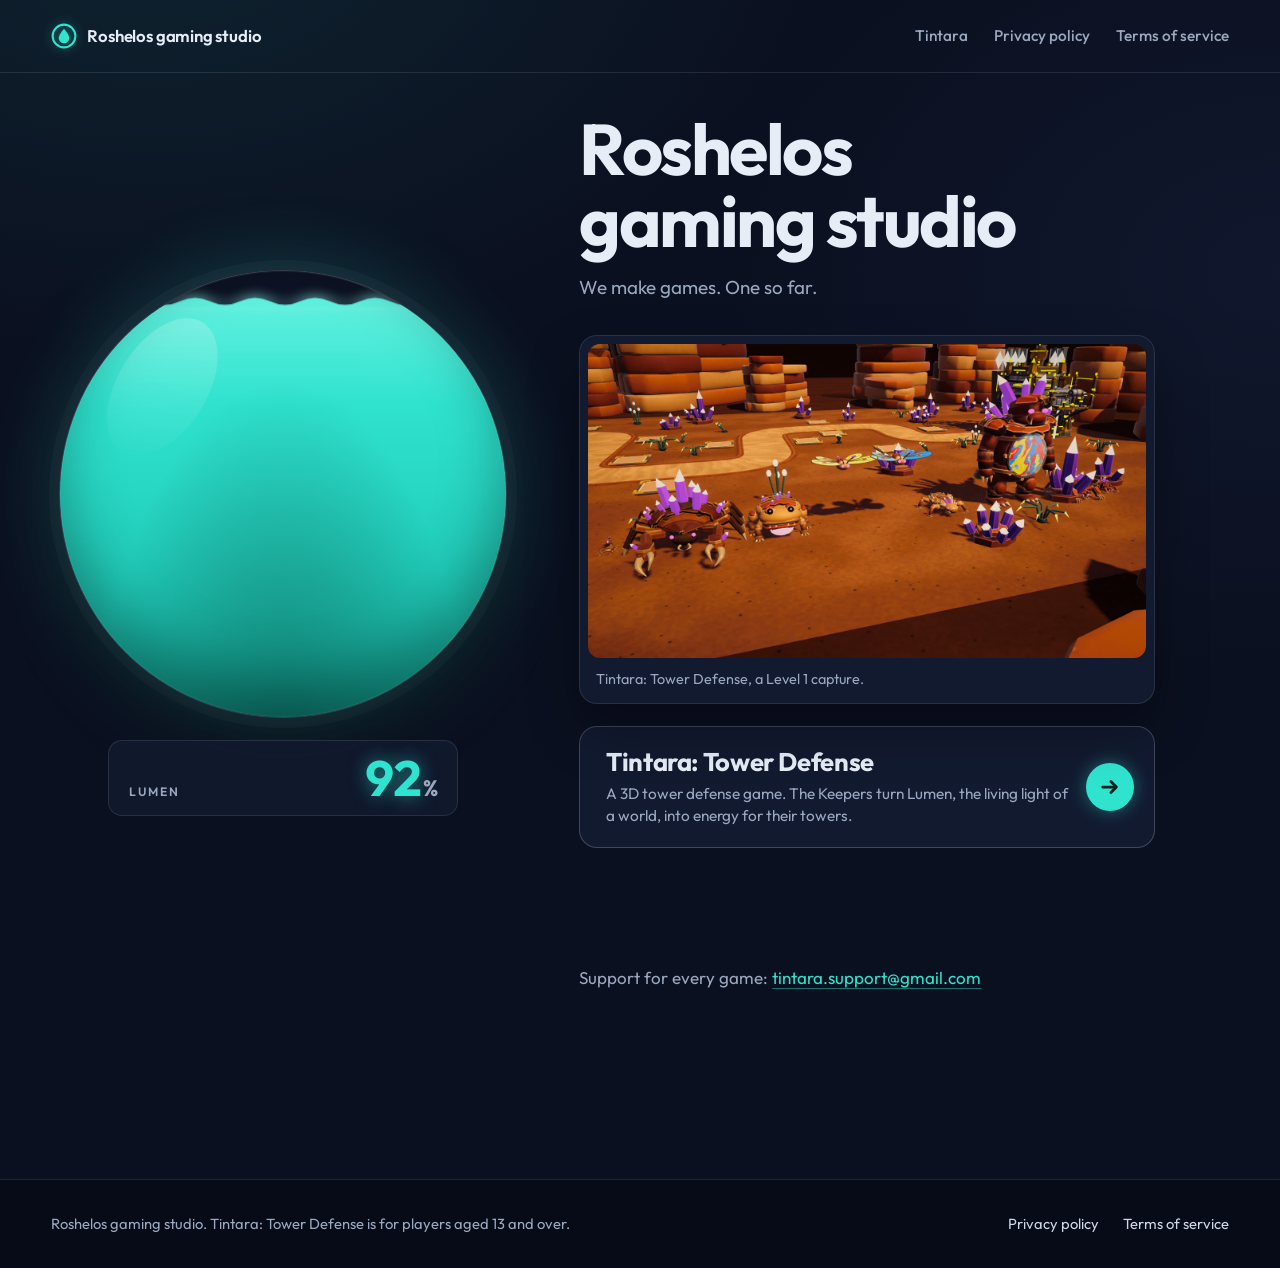
<file: index.html>
<!doctype html>
<html lang="en">
<head>
  <meta charset="utf-8">
  <meta name="viewport" content="width=device-width, initial-scale=1">
  <meta name="theme-color" content="#0b1020">
  <title>Roshelos gaming studio</title>
  <meta name="description" content="Roshelos gaming studio makes games. Home of Tintara: Tower Defense, with its privacy policy and terms.">
  <link rel="preload" href="assets/fonts/Outfit.woff2" as="font" type="font/woff2" crossorigin>
  <link rel="stylesheet" href="assets/site.css">
  <script src="assets/site.js" defer></script>
</head>
<body class="home">
  <a class="skip" href="#main">Skip to content</a>
  <header class="bar">
    <a class="brand" href="./"><svg viewBox="0 0 32 32" aria-hidden="true"><circle cx="16" cy="16" r="14" fill="none" stroke="#2fe3cf" stroke-width="2.5"/><path d="M16 7c4 5 6.5 8.4 6.5 11.5a6.5 6.5 0 0 1-13 0C9.5 15.4 12 12 16 7z" fill="#2fe3cf"/></svg>Roshelos gaming studio</a>
    <nav aria-label="Site">
      <a href="tintara-td/">Tintara</a>
      <a href="tintara-td/privacy.html">Privacy policy</a>
      <a href="tintara-td/terms.html">Terms of service</a>
    </nav>
  </header>
  <div class="stage" data-stage data-idle>
    <div class="dome-col">
      <div class="dome-wrap" role="img" aria-label="A glass tank of Lumen, the liquid the towers run on">
        <svg class="drone" viewBox="0 0 74 40" aria-hidden="true"><ellipse cx="14" cy="6" rx="13" ry="3" fill="#c9d4e6"/><ellipse cx="60" cy="6" rx="13" ry="3" fill="#c9d4e6"/><rect x="12" y="6" width="3" height="8" fill="#c9d4e6"/><rect x="59" y="6" width="3" height="8" fill="#c9d4e6"/><rect x="8" y="13" width="58" height="18" rx="9" fill="#c9d4e6"/><rect x="26" y="18" width="22" height="8" rx="4" fill="#2fe3cf"/><rect x="32" y="31" width="10" height="7" rx="2" fill="#2fe3cf"/></svg>
        <div class="pour"></div>
        <div class="dome-glass">
          <div class="dome-fill"><i class="bubble"></i><i class="bubble"></i><i class="bubble"></i><i class="bubble"></i></div>
          <div class="dome-shine"></div>
        </div>
        <div class="plinth on-ink"><span class="label">Lumen</span><span class="digits" data-digits>100</span></div>
      </div>
    </div>
    <main id="main" class="panel-col">
      <section>
        <h1>Roshelos gaming studio</h1>
        <p class="lede">We make games. One so far.</p>
        <figure class="window home-shot"><img src="assets/img/lumivores.jpg" width="1400" height="788" alt="Lumivores from Tintara: Tower Defense walking a sandy path in a canyon."><figcaption>Tintara: Tower Defense, a Level 1 capture.</figcaption></figure>
        <a class="capsule-link" href="tintara-td/">
          <span class="shell"><strong>Tintara: Tower Defense</strong><span>A 3D tower defense game. The Keepers turn Lumen, the living light of a world, into energy for their towers.</span></span>
          <span class="cap-end"><svg class="arr" viewBox="0 0 24 24" aria-hidden="true"><path d="M4 12h15M13 6l6 6-6 6" fill="none" stroke="currentColor" stroke-width="3" stroke-linecap="round" stroke-linejoin="round"/></svg></span>
        </a>
      </section>
      <section class="home-pol" aria-label="Support">
        <p>Support for every game: <a href="mailto:tintara.support@gmail.com">tintara.support@gmail.com</a></p>
      </section>
    </main>
  </div>
  <footer class="foot on-ink">
    <div class="foot-in">
      <span>Roshelos gaming studio. Tintara: Tower Defense is for players aged 13 and over.</span>
      <nav aria-label="Policies"><a href="tintara-td/privacy.html">Privacy policy</a><a href="tintara-td/terms.html">Terms of service</a></nav>
    </div>
  </footer>
</body>
</html>
</file>
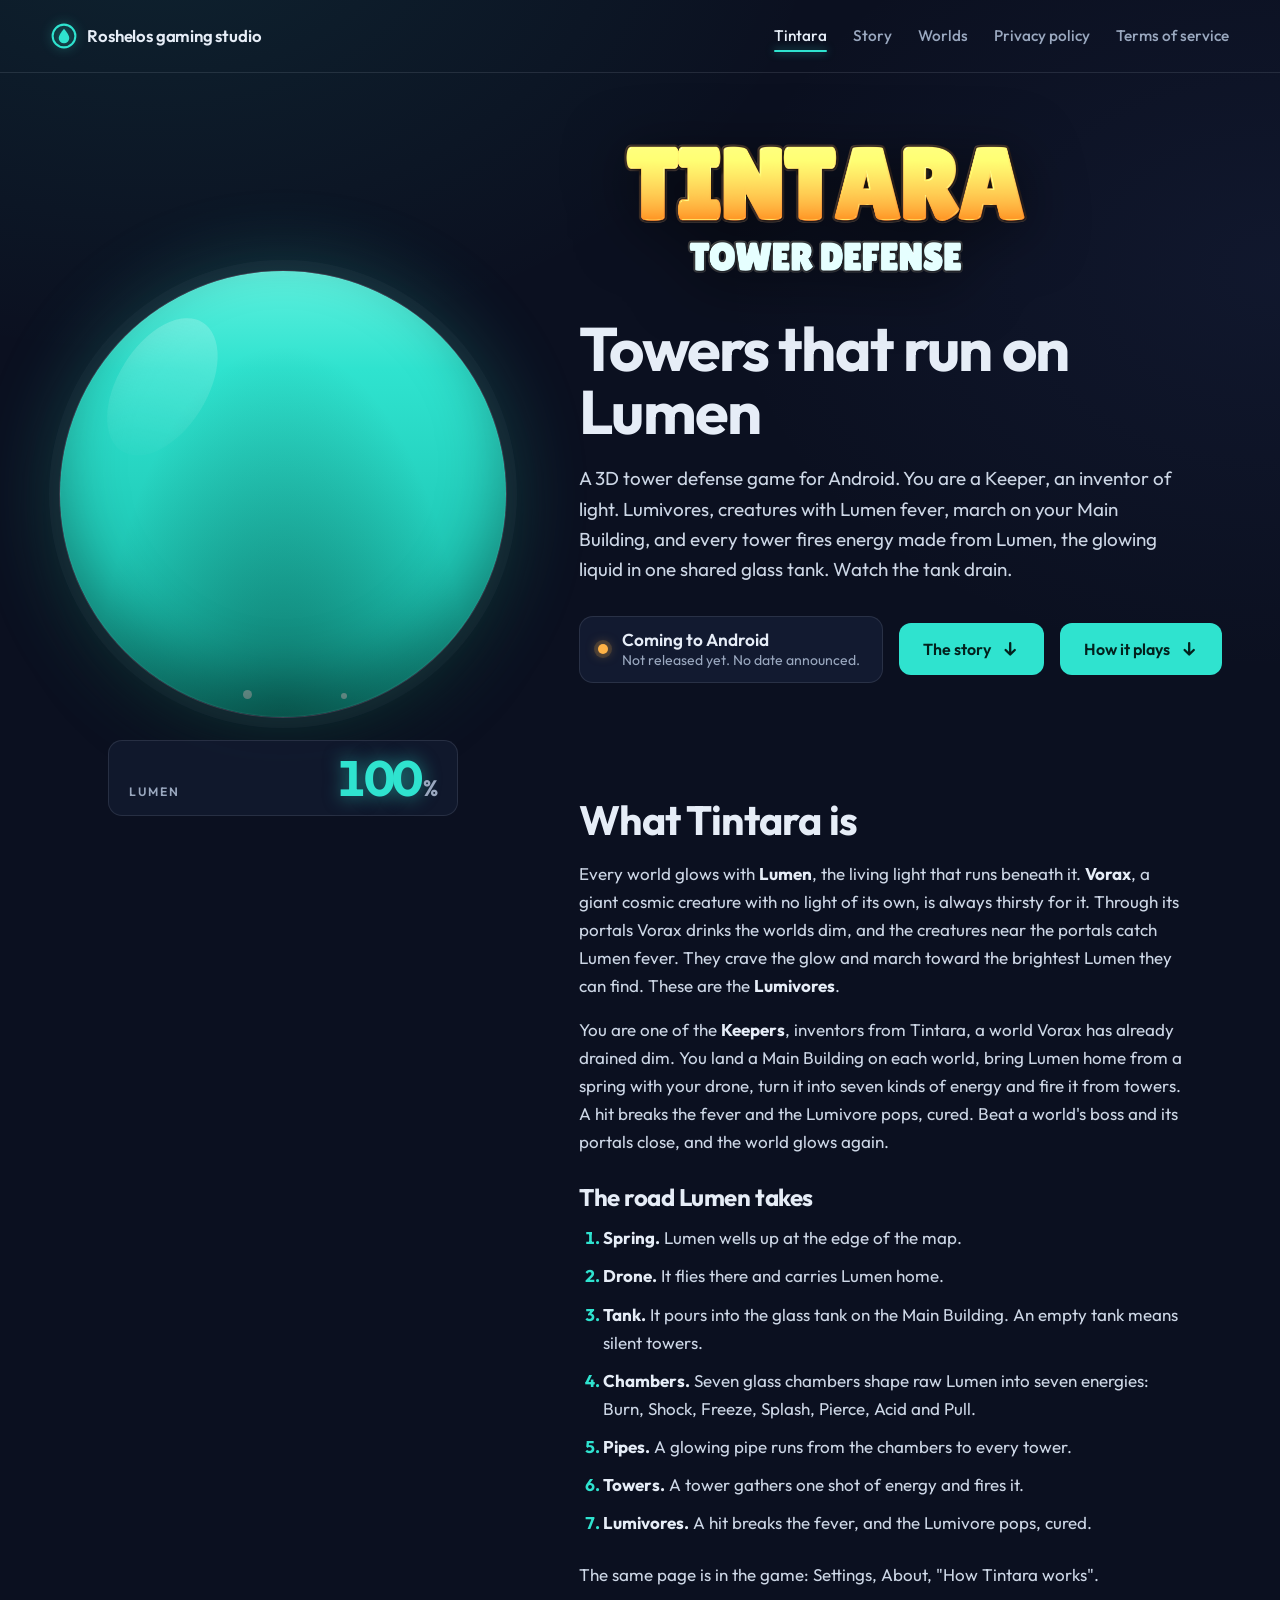
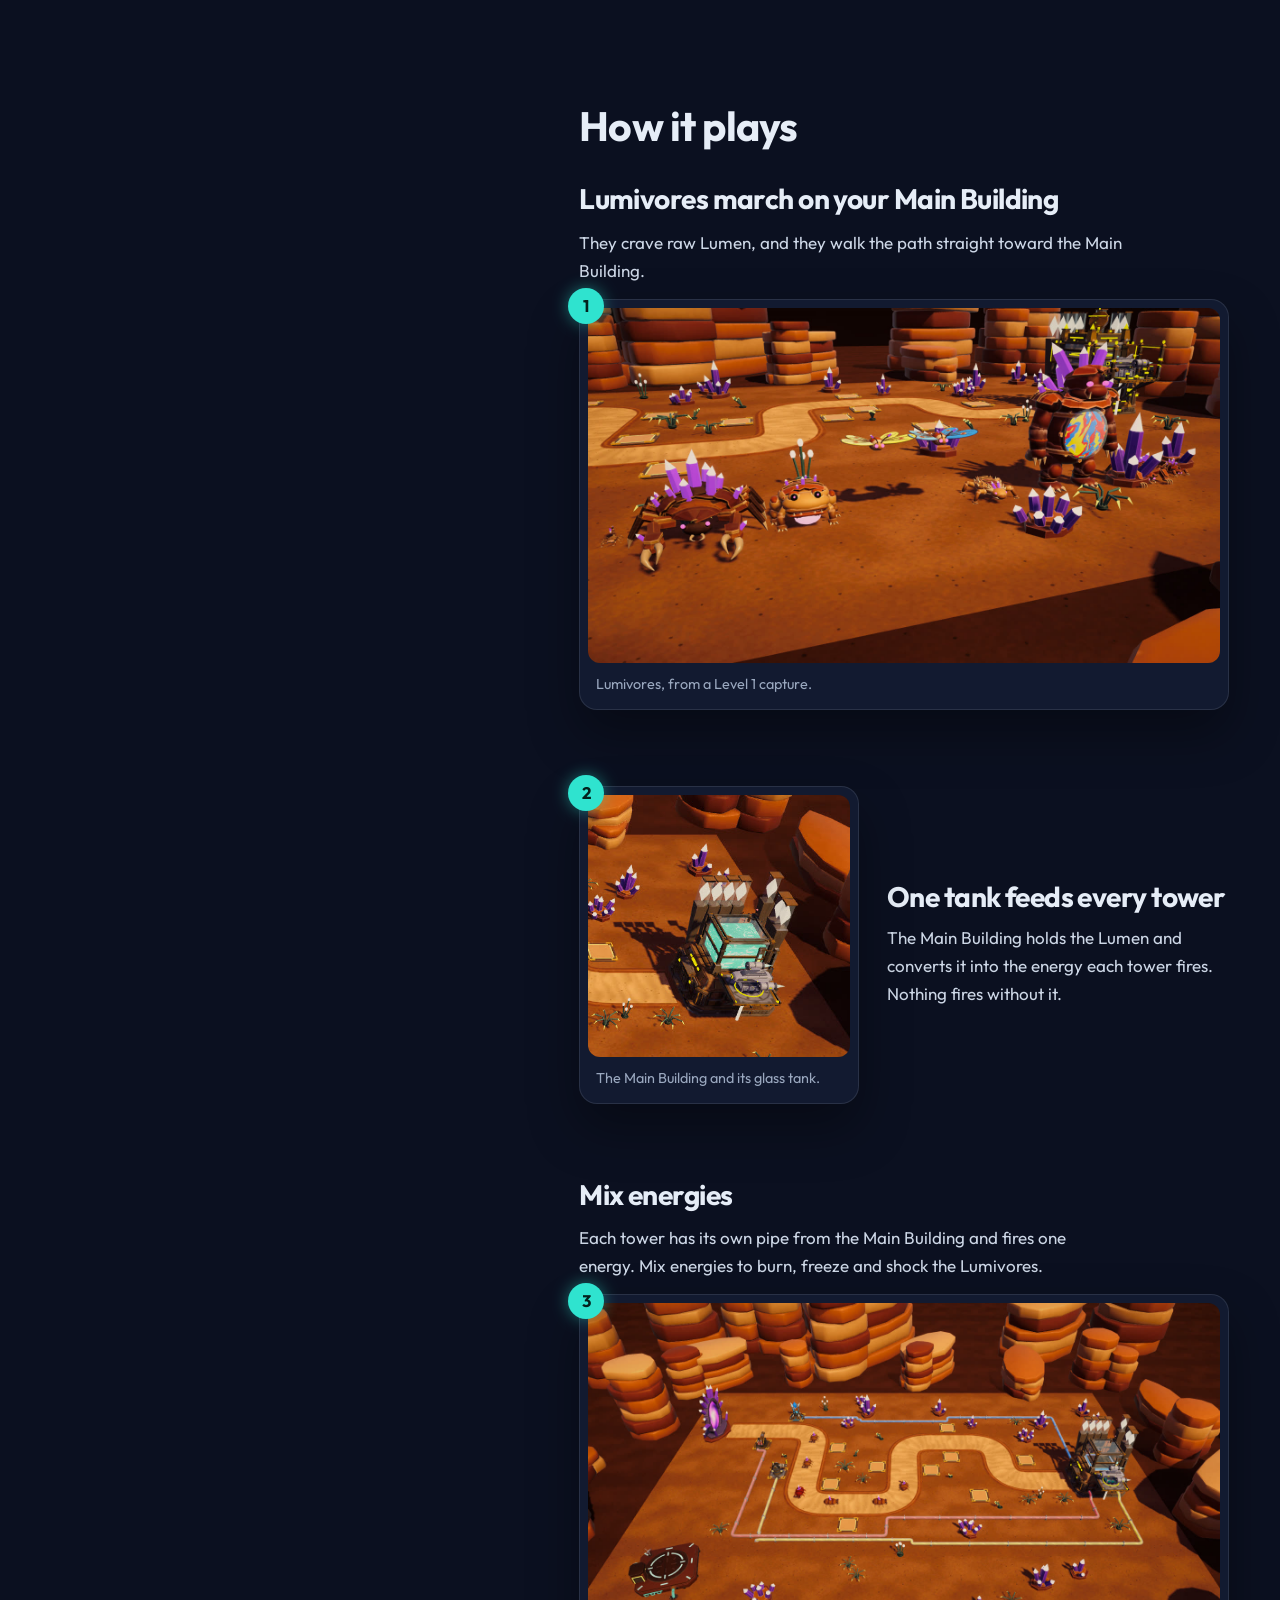
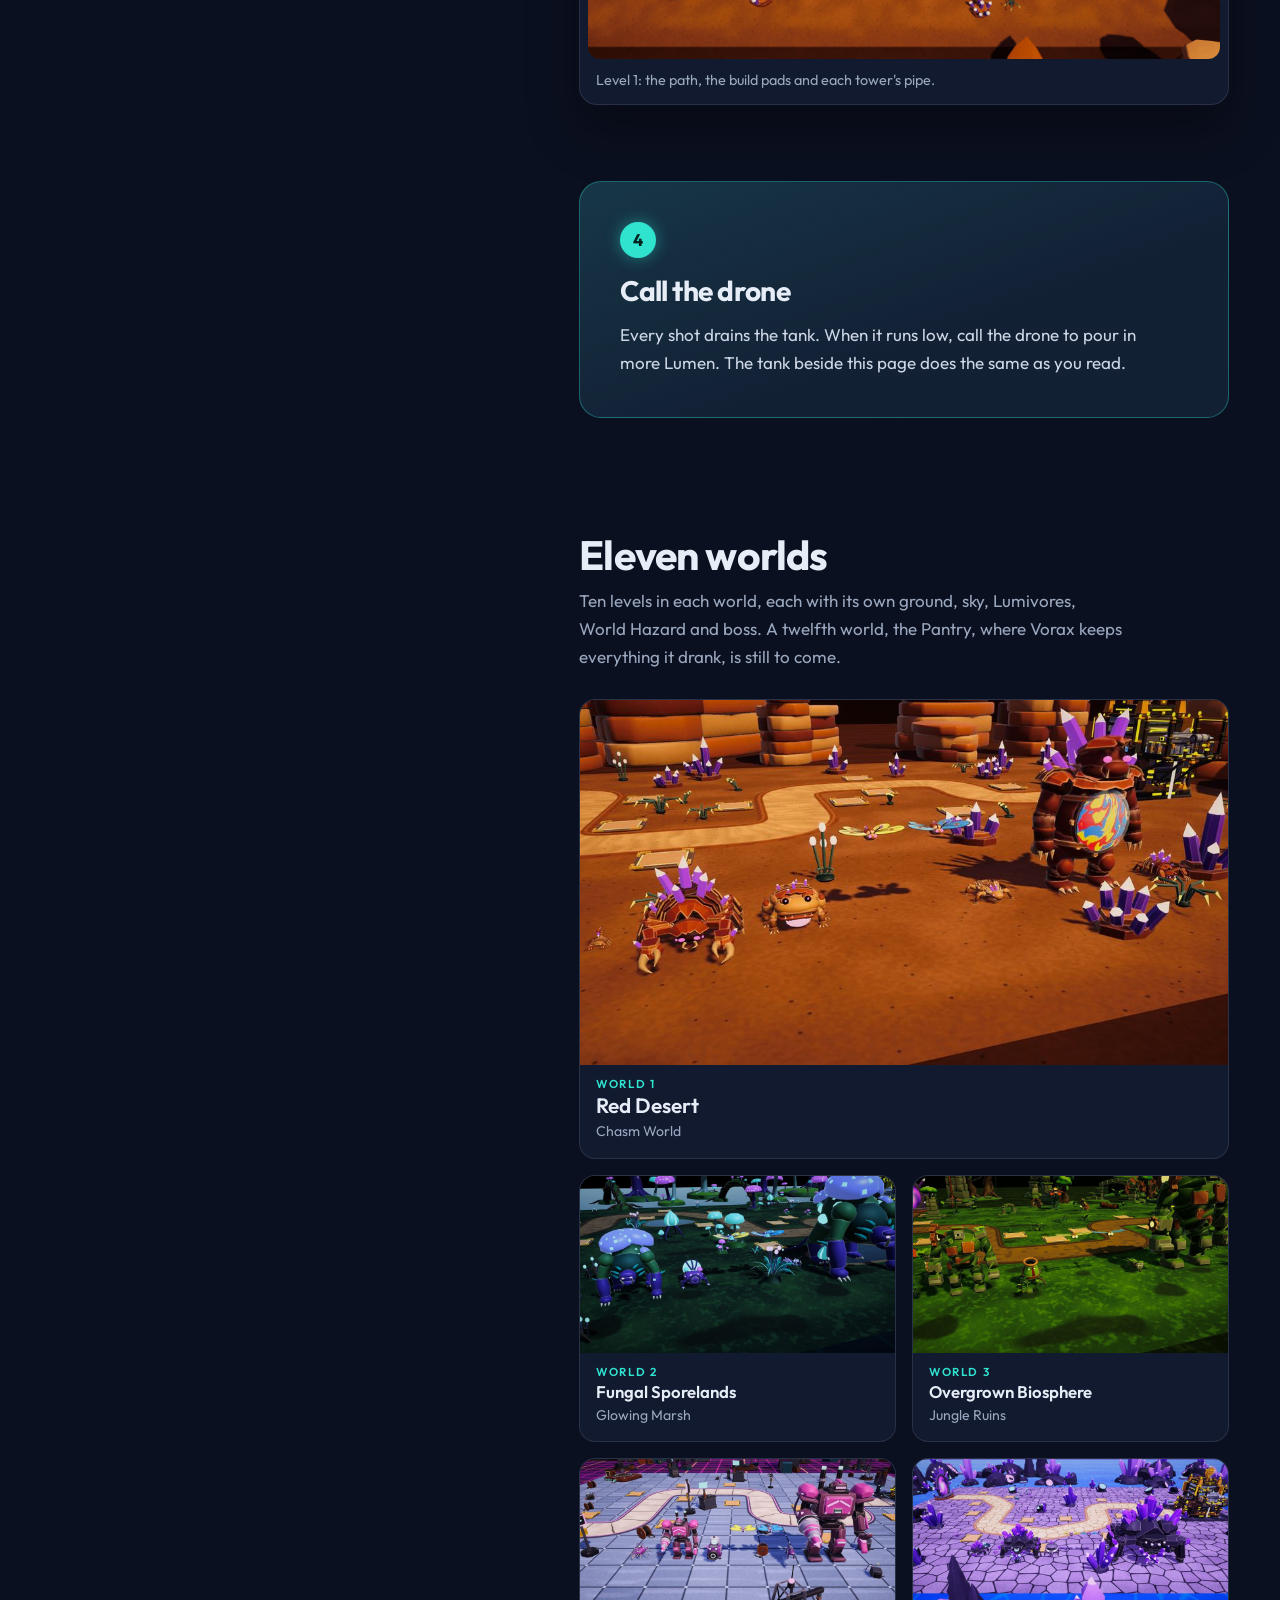
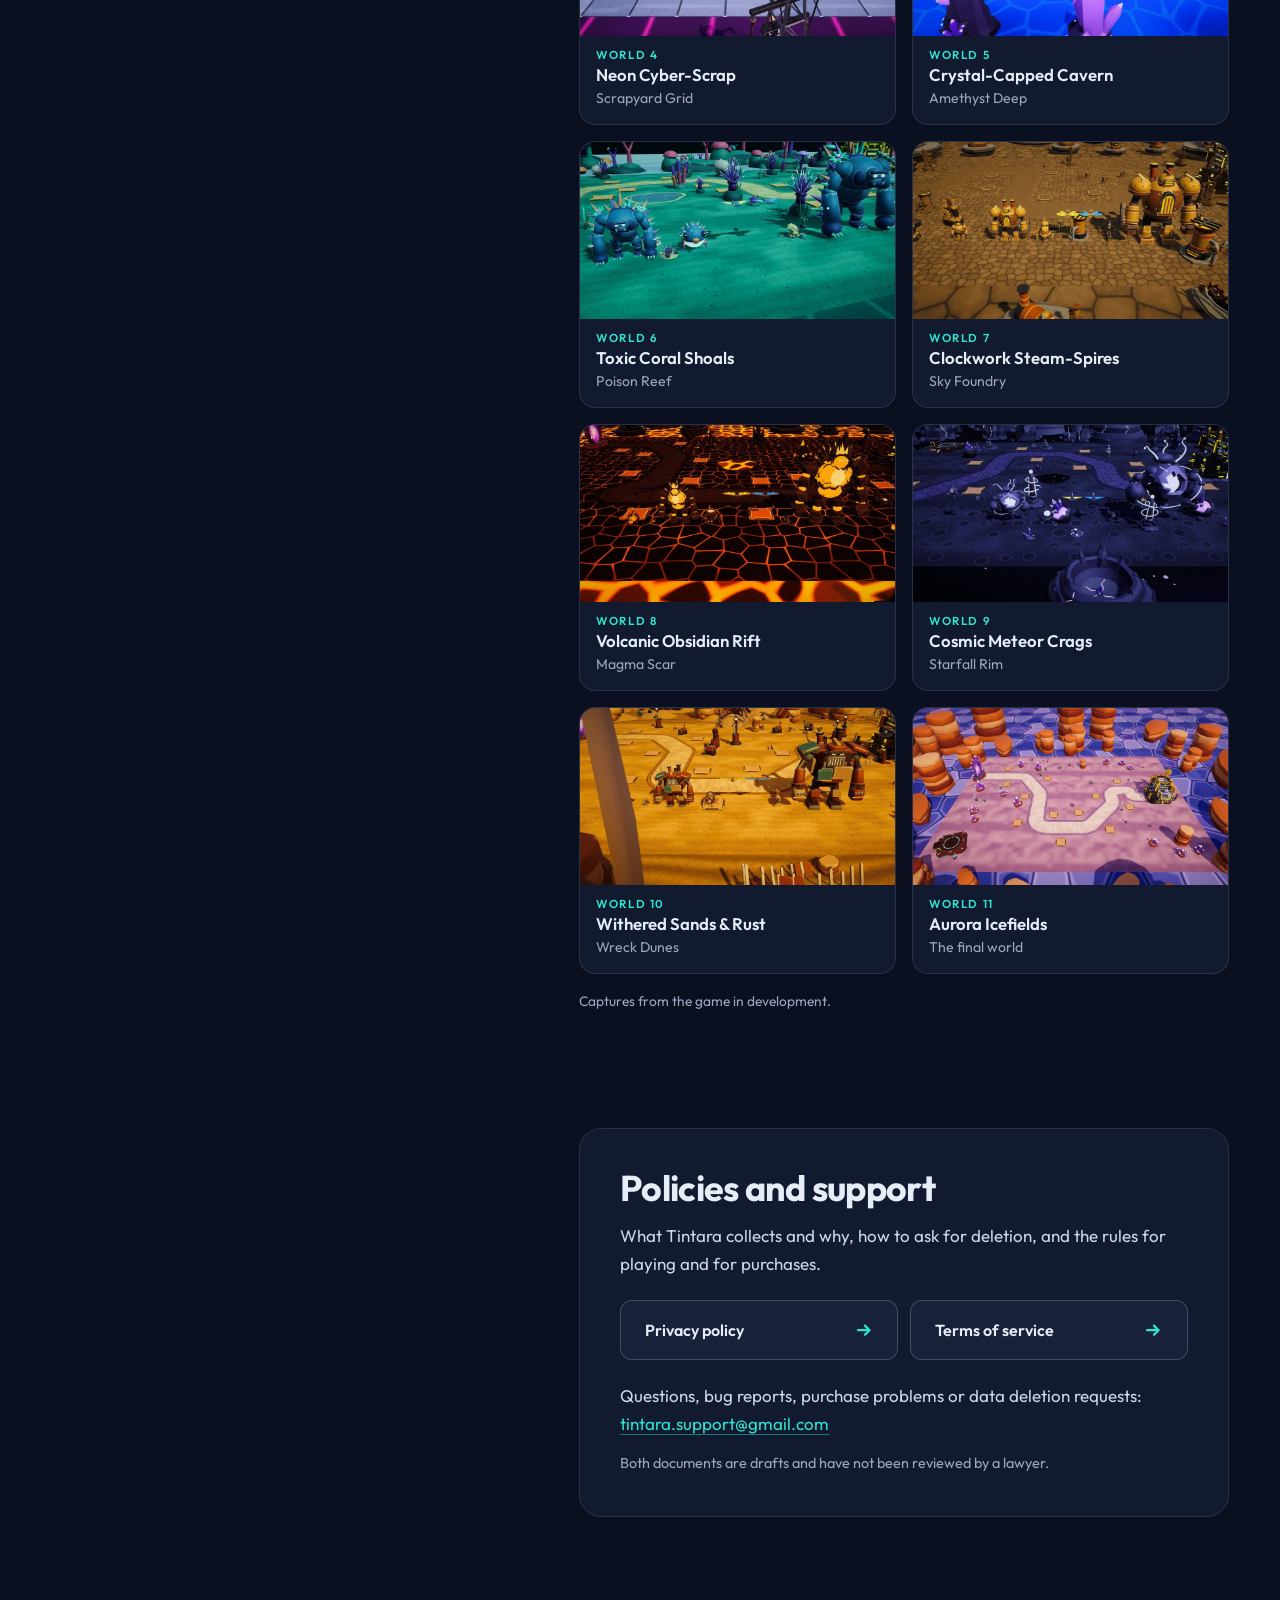
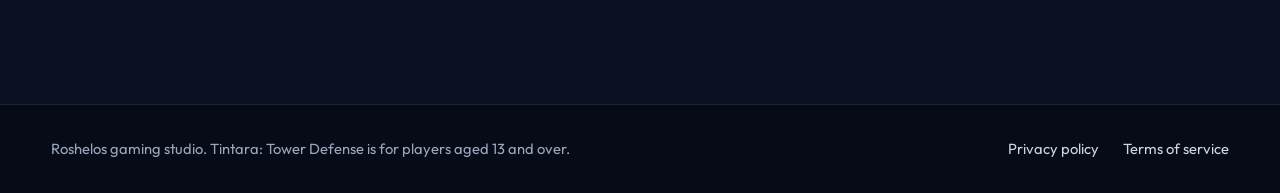
<file: tintara-td/index.html>
<!doctype html>
<html lang="en">
<head>
  <meta charset="utf-8">
  <meta name="viewport" content="width=device-width, initial-scale=1">
  <meta name="theme-color" content="#0b1020">
  <title>Tintara: Tower Defense</title>
  <meta name="description" content="Tintara: Tower Defense is a 3D tower defense game. The Keepers turn Lumen, the living light of a world, into seven energies and fire them from towers to cure the Lumivores. Coming to Android.">
  <link rel="preload" href="../assets/fonts/Outfit.woff2" as="font" type="font/woff2" crossorigin>
  <link rel="stylesheet" href="../assets/site.css">
  <script src="../assets/site.js" defer></script>
</head>
<body>
  <a class="skip" href="#main">Skip to content</a>
  <header class="bar">
    <a class="brand" href="../"><svg viewBox="0 0 32 32" aria-hidden="true"><circle cx="16" cy="16" r="14" fill="none" stroke="#2fe3cf" stroke-width="2.5"/><path d="M16 7c4 5 6.5 8.4 6.5 11.5a6.5 6.5 0 0 1-13 0C9.5 15.4 12 12 16 7z" fill="#2fe3cf"/></svg>Roshelos gaming studio</a>
    <nav aria-label="Site">
      <a href="./" aria-current="page">Tintara</a>
      <a href="#story">Story</a>
      <a href="#worlds">Worlds</a>
      <a href="privacy.html">Privacy policy</a>
      <a href="terms.html">Terms of service</a>
    </nav>
  </header>
  <div class="stage" data-stage>
    <div class="dome-col">
      <div class="dome-wrap" role="img" aria-label="A glass tank of Lumen, the liquid the towers run on">
        <svg class="drone" viewBox="0 0 74 40" aria-hidden="true"><ellipse cx="14" cy="6" rx="13" ry="3" fill="#c9d4e6"/><ellipse cx="60" cy="6" rx="13" ry="3" fill="#c9d4e6"/><rect x="12" y="6" width="3" height="8" fill="#c9d4e6"/><rect x="59" y="6" width="3" height="8" fill="#c9d4e6"/><rect x="8" y="13" width="58" height="18" rx="9" fill="#c9d4e6"/><rect x="26" y="18" width="22" height="8" rx="4" fill="#2fe3cf"/><rect x="32" y="31" width="10" height="7" rx="2" fill="#2fe3cf"/></svg>
        <div class="pour"></div>
        <div class="dome-glass">
          <div class="dome-fill"><i class="bubble"></i><i class="bubble"></i><i class="bubble"></i><i class="bubble"></i></div>
          <div class="dome-shine"></div>
        </div>
        <div class="plinth on-ink"><span class="label">Lumen</span><span class="digits" data-digits>100</span></div>
      </div>
    </div>
    <main id="main" class="panel-col">
      <section class="hero">
        <h1 class="logo"><img src="../assets/img/logo.png" width="1024" height="384" alt="Tintara: Tower Defense"></h1>
        <p class="tagline">Towers that run on Lumen</p>
        <p class="lede">A 3D tower defense game for Android. You are a Keeper, an inventor of light. Lumivores, creatures with Lumen fever, march on your Main Building, and every tower fires energy made from Lumen, the glowing liquid in one shared glass tank. Watch the tank drain.</p>
        <div class="actions">
          <div class="coin"><span class="slot" aria-hidden="true"></span><span><strong>Coming to Android</strong><small>Not released yet. No date announced.</small></span></div>
          <a class="btn" href="#story">The story <svg class="arr" viewBox="0 0 24 24" aria-hidden="true"><path d="M12 4v15M6 13l6 6 6-6" fill="none" stroke="currentColor" stroke-width="3" stroke-linecap="round" stroke-linejoin="round"/></svg></a>
          <a class="btn" href="#how">How it plays <svg class="arr" viewBox="0 0 24 24" aria-hidden="true"><path d="M12 4v15M6 13l6 6 6-6" fill="none" stroke="currentColor" stroke-width="3" stroke-linecap="round" stroke-linejoin="round"/></svg></a>
        </div>
      </section>

      <section class="story" id="story" aria-labelledby="story-h">
        <h2 id="story-h">What Tintara is</h2>
        <p>Every world glows with <strong>Lumen</strong>, the living light that runs beneath it. <strong>Vorax</strong>, a giant cosmic creature with no light of its own, is always thirsty for it. Through its portals Vorax drinks the worlds dim, and the creatures near the portals catch Lumen fever. They crave the glow and march toward the brightest Lumen they can find. These are the <strong>Lumivores</strong>.</p>
        <p>You are one of the <strong>Keepers</strong>, inventors from Tintara, a world Vorax has already drained dim. You land a Main Building on each world, bring Lumen home from a spring with your drone, turn it into seven kinds of energy and fire it from towers. A hit breaks the fever and the Lumivore pops, cured. Beat a world's boss and its portals close, and the world glows again.</p>
        <h3 class="road-h">The road Lumen takes</h3>
        <ol class="road">
          <li><strong>Spring.</strong> Lumen wells up at the edge of the map.</li>
          <li><strong>Drone.</strong> It flies there and carries Lumen home.</li>
          <li><strong>Tank.</strong> It pours into the glass tank on the Main Building. An empty tank means silent towers.</li>
          <li><strong>Chambers.</strong> Seven glass chambers shape raw Lumen into seven energies: Burn, Shock, Freeze, Splash, Pierce, Acid and Pull.</li>
          <li><strong>Pipes.</strong> A glowing pipe runs from the chambers to every tower.</li>
          <li><strong>Towers.</strong> A tower gathers one shot of energy and fires it.</li>
          <li><strong>Lumivores.</strong> A hit breaks the fever, and the Lumivore pops, cured.</li>
        </ol>
        <p>The same page is in the game: Settings, About, "How Tintara works".</p>
      </section>

      <section class="how" id="how" aria-labelledby="how-h">
        <h2 id="how-h">How it plays</h2>
        <ol class="steps">
          <li class="step step--wide" data-drain-from>
            <h3>Lumivores march on your Main Building</h3>
            <p>They crave raw Lumen, and they walk the path straight toward the Main Building.</p>
            <figure class="window"><span class="no" aria-hidden="true">1</span><img src="../assets/img/lumivores.jpg" width="1400" height="788" loading="lazy" alt="Lumivores, among them a crab, a toad, a moth and an armoured bear, standing on a sandy path in a canyon."><figcaption>Lumivores, from a Level 1 capture.</figcaption></figure>
          </li>
          <li class="step step--side">
            <figure class="window"><span class="no" aria-hidden="true">2</span><img src="../assets/img/building.jpg" width="380" height="380" loading="lazy" alt="The Main Building: a stone and metal block with a glass tank of Lumen on top."><figcaption>The Main Building and its glass tank.</figcaption></figure>
            <div>
              <h3>One tank feeds every tower</h3>
              <p>The Main Building holds the Lumen and converts it into the energy each tower fires. Nothing fires without it.</p>
            </div>
          </li>
          <li class="step step--wide">
            <h3>Mix energies</h3>
            <p>Each tower has its own pipe from the Main Building and fires one energy. Mix energies to burn, freeze and shock the Lumivores.</p>
            <figure class="window"><span class="no" aria-hidden="true">3</span><img src="../assets/img/map.jpg" width="1400" height="788" loading="lazy" alt="A Level 1 map from above: a winding sand path, build pads, and coloured pipes running from the Main Building."><figcaption>Level 1: the path, the build pads and each tower's pipe.</figcaption></figure>
          </li>
          <li class="step step--drone" data-drain-to>
            <span class="no" aria-hidden="true">4</span>
            <h3>Call the drone</h3>
            <p>Every shot drains the tank. When it runs low, call the drone to pour in more Lumen. The tank beside this page does the same as you read.</p>
          </li>
        </ol>
      </section>

      <section class="worlds" id="worlds" aria-labelledby="worlds-h">
        <h2 id="worlds-h">Eleven worlds</h2>
        <p class="worlds-lede">Ten levels in each world, each with its own ground, sky, Lumivores, World Hazard and boss. A twelfth world, the Pantry, where Vorax keeps everything it drank, is still to come.</p>
        <ul class="world-grid">
          <li class="world world--lead"><figure><img src="../assets/img/worlds/w01.jpg" width="960" height="540" loading="lazy" alt="World 1, Red Desert: Lumivores with amethyst crystals on a red sandstone canyon floor."><figcaption><span class="world-no">World 1</span><strong>Red Desert</strong><span>Chasm World</span></figcaption></figure></li>
          <li class="world"><figure><img src="../assets/img/worlds/w02.jpg" width="960" height="540" loading="lazy" alt="World 2, Fungal Sporelands: Mossy Lumivores among glowing purple and teal mushrooms in a dark marsh."><figcaption><span class="world-no">World 2</span><strong>Fungal Sporelands</strong><span>Glowing Marsh</span></figcaption></figure></li>
          <li class="world"><figure><img src="../assets/img/worlds/w03.jpg" width="960" height="540" loading="lazy" alt="World 3, Overgrown Biosphere: Leafy green Lumivores on bright jungle grass beside a brown road."><figcaption><span class="world-no">World 3</span><strong>Overgrown Biosphere</strong><span>Jungle Ruins</span></figcaption></figure></li>
          <li class="world"><figure><img src="../assets/img/worlds/w04.jpg" width="960" height="540" loading="lazy" alt="World 4, Neon Cyber-Scrap: Pink and magenta mech Lumivores on silver-blue deck plates under a neon grid."><figcaption><span class="world-no">World 4</span><strong>Neon Cyber-Scrap</strong><span>Scrapyard Grid</span></figcaption></figure></li>
          <li class="world"><figure><img src="../assets/img/worlds/w05.jpg" width="960" height="540" loading="lazy" alt="World 5, Crystal-Capped Cavern: Dark crystal Lumivores on lavender quartz beside a glowing cobalt river."><figcaption><span class="world-no">World 5</span><strong>Crystal-Capped Cavern</strong><span>Amethyst Deep</span></figcaption></figure></li>
          <li class="world"><figure><img src="../assets/img/worlds/w06.jpg" width="960" height="540" loading="lazy" alt="World 6, Toxic Coral Shoals: Spiky teal reef Lumivores on sea sand among coral."><figcaption><span class="world-no">World 6</span><strong>Toxic Coral Shoals</strong><span>Poison Reef</span></figcaption></figure></li>
          <li class="world"><figure><img src="../assets/img/worlds/w07.jpg" width="960" height="540" loading="lazy" alt="World 7, Clockwork Steam-Spires: Brass clockwork Lumivores on cobblestones."><figcaption><span class="world-no">World 7</span><strong>Clockwork Steam-Spires</strong><span>Sky Foundry</span></figcaption></figure></li>
          <li class="world"><figure><img src="../assets/img/worlds/w08.jpg" width="960" height="540" loading="lazy" alt="World 8, Volcanic Obsidian Rift: Fiery Lumivores on black basalt cracked with glowing lava."><figcaption><span class="world-no">World 8</span><strong>Volcanic Obsidian Rift</strong><span>Magma Scar</span></figcaption></figure></li>
          <li class="world"><figure><img src="../assets/img/worlds/w09.jpg" width="960" height="540" loading="lazy" alt="World 9, Cosmic Meteor Crags: Silver orb Lumivores on dark violet regolith."><figcaption><span class="world-no">World 9</span><strong>Cosmic Meteor Crags</strong><span>Starfall Rim</span></figcaption></figure></li>
          <li class="world"><figure><img src="../assets/img/worlds/w10.jpg" width="960" height="540" loading="lazy" alt="World 10, Withered Sands & Rust: Rusted machine Lumivores on golden dunes."><figcaption><span class="world-no">World 10</span><strong>Withered Sands &amp; Rust</strong><span>Wreck Dunes</span></figcaption></figure></li>
          <li class="world"><figure><img src="../assets/img/worlds/w11.jpg" width="960" height="540" loading="lazy" alt="World 11, Aurora Icefields: A winding pale road across a pink plain ringed by orange rock pillars."><figcaption><span class="world-no">World 11</span><strong>Aurora Icefields</strong><span>The final world</span></figcaption></figure></li>
        </ul>
        <p class="worlds-note">Captures from the game in development.</p>
      </section>

      <section class="policies" aria-labelledby="pol-h">
        <div class="tray on-ink">
        <h2 id="pol-h">Policies and support</h2>
        <p>What Tintara collects and why, how to ask for deletion, and the rules for playing and for purchases.</p>
        <div class="links">
          <a class="btn" href="privacy.html">Privacy policy <svg class="arr" viewBox="0 0 24 24" aria-hidden="true"><path d="M4 12h15M13 6l6 6-6 6" fill="none" stroke="currentColor" stroke-width="3" stroke-linecap="round" stroke-linejoin="round"/></svg></a>
          <a class="btn" href="terms.html">Terms of service <svg class="arr" viewBox="0 0 24 24" aria-hidden="true"><path d="M4 12h15M13 6l6 6-6 6" fill="none" stroke="currentColor" stroke-width="3" stroke-linecap="round" stroke-linejoin="round"/></svg></a>
        </div>
        <p>Questions, bug reports, purchase problems or data deletion requests: <a href="mailto:tintara.support@gmail.com">tintara.support@gmail.com</a></p>
        <small>Both documents are drafts and have not been reviewed by a lawyer.</small>
      </div>
      </section>
    </main>
  </div>
  <footer class="foot on-ink">
    <div class="foot-in">
      <span>Roshelos gaming studio. Tintara: Tower Defense is for players aged 13 and over.</span>
      <nav aria-label="Policies"><a href="privacy.html">Privacy policy</a><a href="terms.html">Terms of service</a></nav>
    </div>
  </footer>
</body>
</html>
</file>
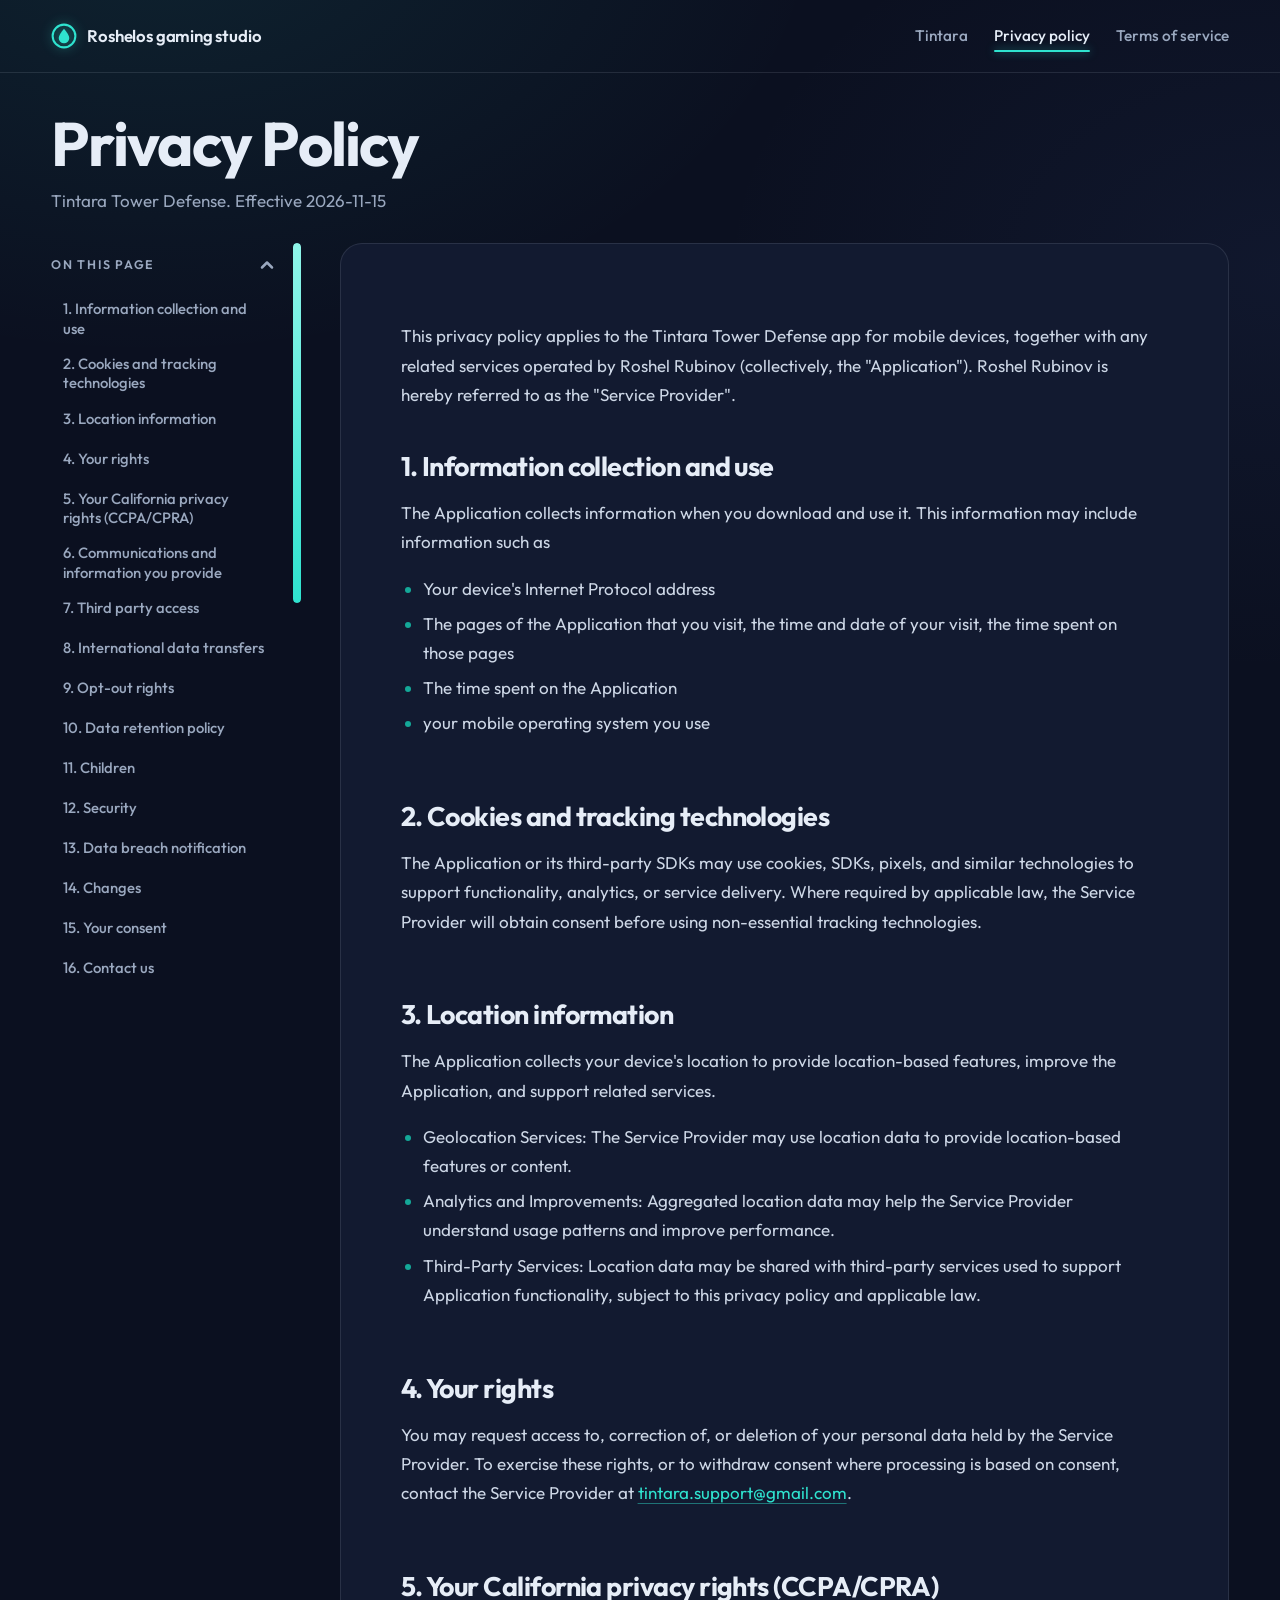
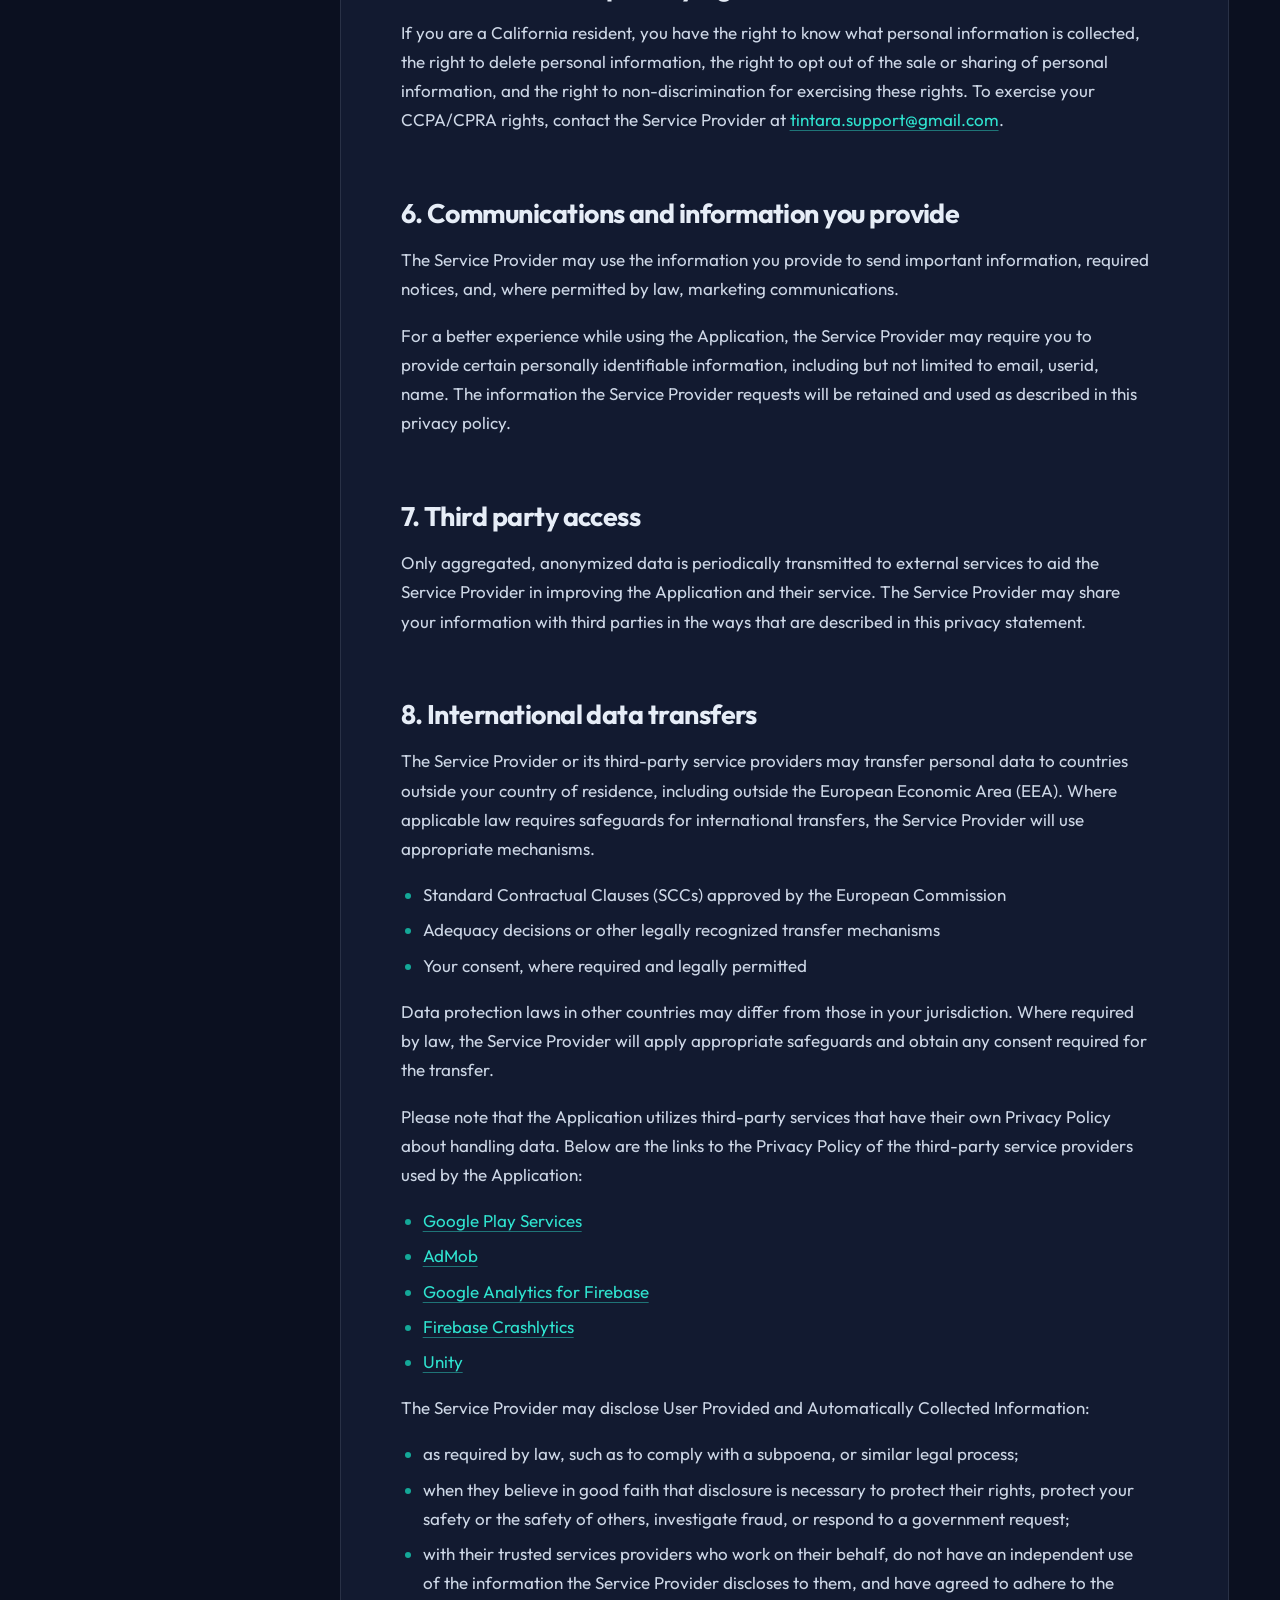
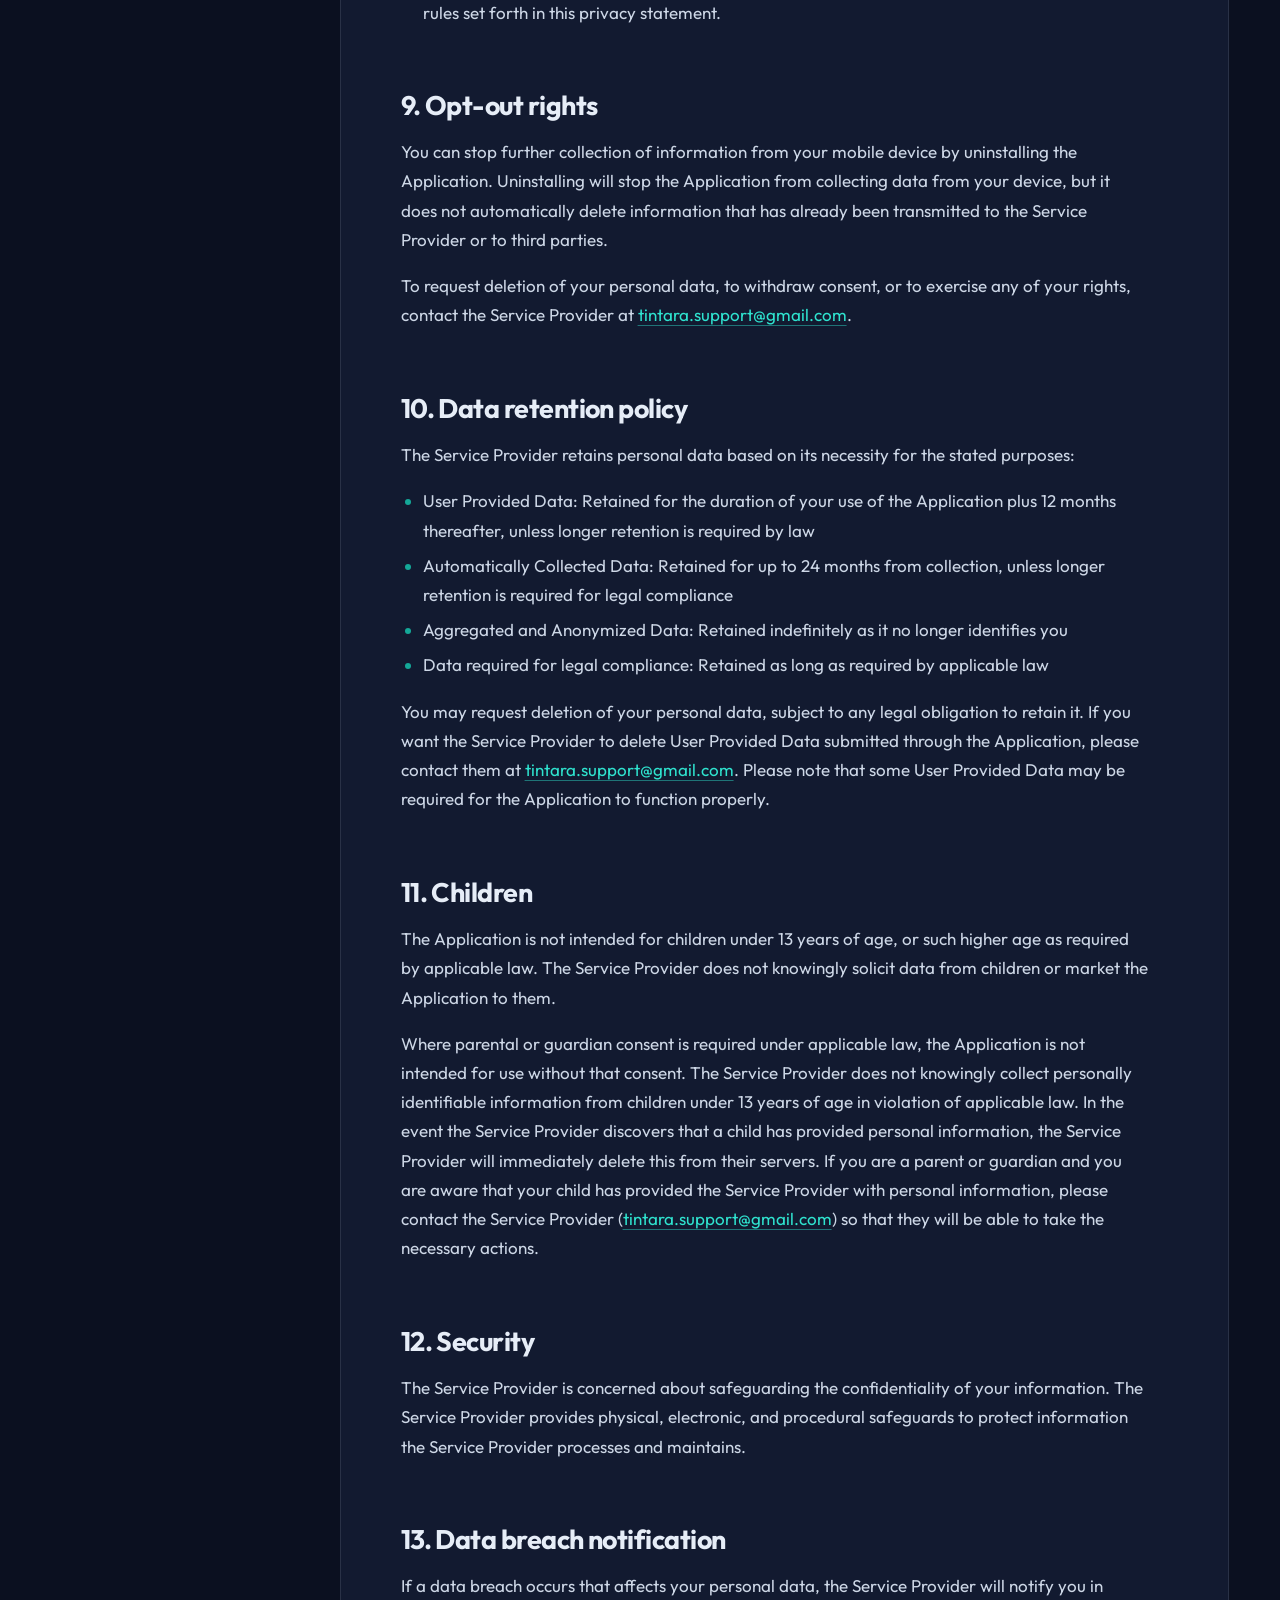
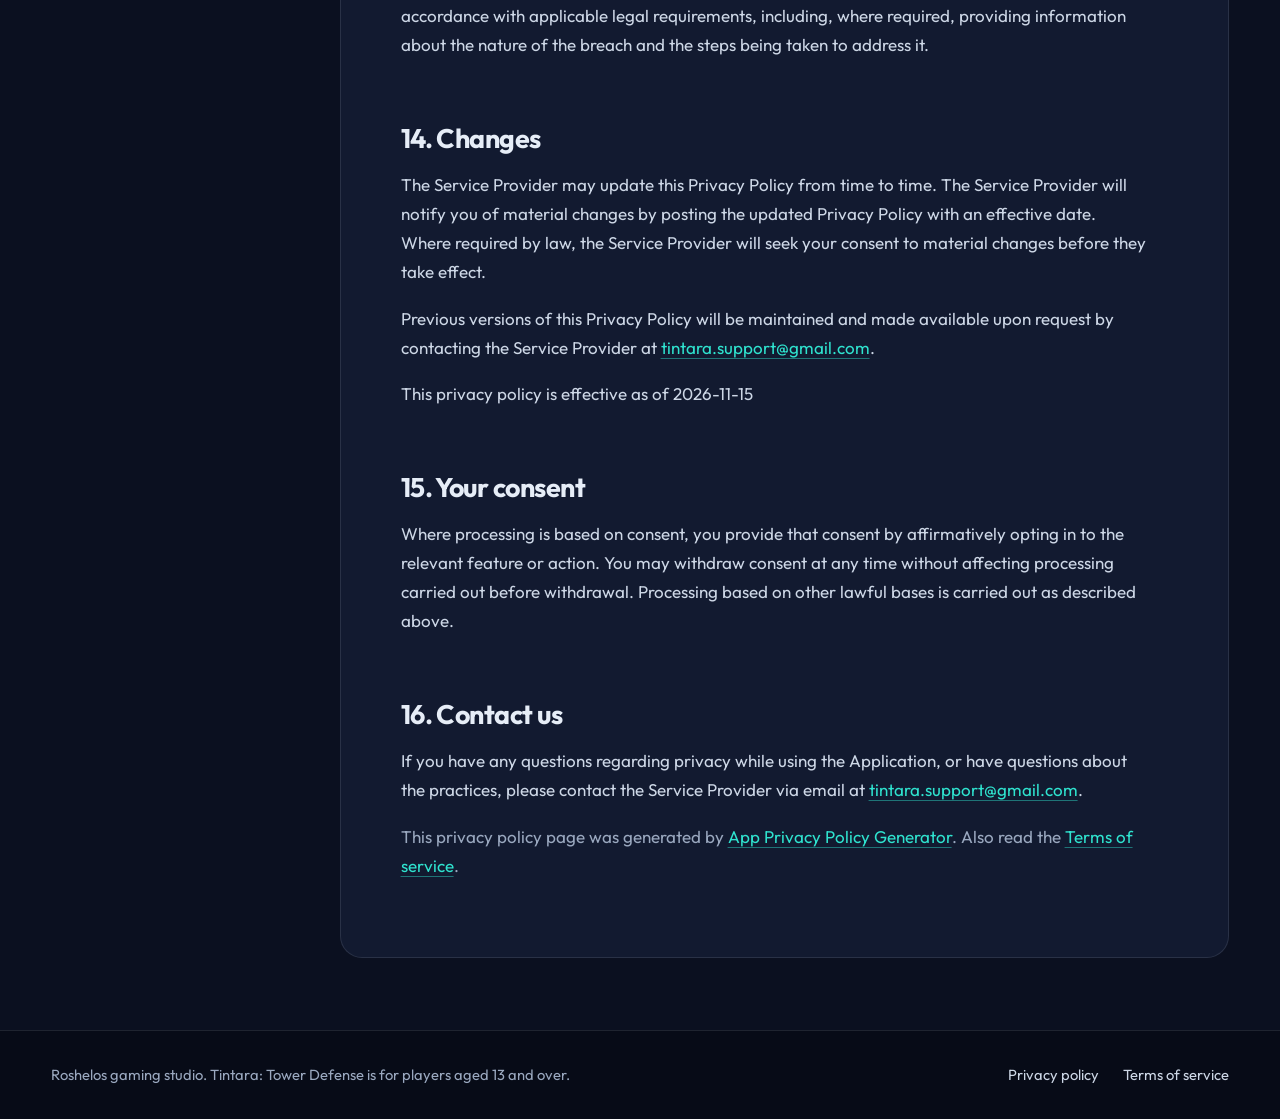
<file: tintara-td/privacy.html>
<!doctype html>
<html lang="en">
<head>
  <meta charset="utf-8">
  <meta name="viewport" content="width=device-width, initial-scale=1">
  <meta name="theme-color" content="#0b1020">
  <title>Privacy Policy | Tintara: Tower Defense</title>
  <meta name="description" content="Privacy Policy of Tintara Tower Defense.">
  <link rel="preload" href="../assets/fonts/Outfit.woff2" as="font" type="font/woff2" crossorigin>
  <link rel="stylesheet" href="../assets/site.css">
  <script src="../assets/site.js" defer></script>
</head>
<body>
  <a class="skip" href="#main">Skip to the document</a>
  <header class="bar">
    <a class="brand" href="../"><svg viewBox="0 0 32 32" aria-hidden="true"><circle cx="16" cy="16" r="14" fill="none" stroke="#2fe3cf" stroke-width="2.5"/><path d="M16 7c4 5 6.5 8.4 6.5 11.5a6.5 6.5 0 0 1-13 0C9.5 15.4 12 12 16 7z" fill="#2fe3cf"/></svg>Roshelos gaming studio</a>
    <nav aria-label="Site">
      <a href="./">Tintara</a>
      <a href="privacy.html" aria-current="page">Privacy policy</a>
      <a href="terms.html">Terms of service</a>
    </nav>
  </header>

  <div class="doc-head">
    <h1>Privacy Policy</h1>
    <p>Tintara Tower Defense. Effective 2026-11-15</p>
  </div>

  <div class="doc" data-doc>
    <aside class="rail" aria-label="Contents">
      <details class="toc" id="toc" open>
        <summary>On this page <svg class="chev" viewBox="0 0 24 24" aria-hidden="true"><path d="M6 9l6 6 6-6" fill="none" stroke="currentColor" stroke-width="3" stroke-linecap="round" stroke-linejoin="round"/></svg></summary>
        <nav><ol>
          <li><a href="#information-collection-and-use">1. Information collection and use</a></li>
          <li><a href="#cookies-and-tracking-technologies">2. Cookies and tracking technologies</a></li>
          <li><a href="#location-information">3. Location information</a></li>
          <li><a href="#your-rights">4. Your rights</a></li>
          <li><a href="#california-privacy-rights">5. Your California privacy rights (CCPA/CPRA)</a></li>
          <li><a href="#information-you-provide">6. Communications and information you provide</a></li>
          <li><a href="#third-party-access">7. Third party access</a></li>
          <li><a href="#international-data-transfers">8. International data transfers</a></li>
          <li><a href="#opt-out-rights">9. Opt-out rights</a></li>
          <li><a href="#data-retention-policy">10. Data retention policy</a></li>
          <li><a href="#children">11. Children</a></li>
          <li><a href="#security">12. Security</a></li>
          <li><a href="#data-breach-notification">13. Data breach notification</a></li>
          <li><a href="#changes">14. Changes</a></li>
          <li><a href="#your-consent">15. Your consent</a></li>
          <li><a href="#contact-us">16. Contact us</a></li>
        </ol></nav>
      </details>
      <div class="tube" aria-hidden="true"><i></i></div>
    </aside>

    <main id="main" class="paper">
    <p>This privacy policy applies to the Tintara Tower Defense app for mobile devices, together with any related services
    operated by Roshel Rubinov (collectively, the "Application"). Roshel Rubinov is hereby referred to as the "Service
    Provider".</p>

    <h2 id="information-collection-and-use">1. Information collection and use</h2>
    <p>The Application collects information when you download and use it. This information may include information such as</p>
    <ul>
      <li>Your device's Internet Protocol address</li>
      <li>The pages of the Application that you visit, the time and date of your visit, the time spent on those pages</li>
      <li>The time spent on the Application</li>
      <li>your mobile operating system you use</li>
    </ul>

    <h2 id="cookies-and-tracking-technologies">2. Cookies and tracking technologies</h2>
    <p>The Application or its third-party SDKs may use cookies, SDKs, pixels, and similar technologies to support
    functionality, analytics, or service delivery. Where required by applicable law, the Service Provider will obtain
    consent before using non-essential tracking technologies.</p>

    <h2 id="location-information">3. Location information</h2>
    <p>The Application collects your device's location to provide location-based features, improve the Application, and
    support related services.</p>
    <ul>
      <li>Geolocation Services: The Service Provider may use location data to provide location-based features or content.</li>
      <li>Analytics and Improvements: Aggregated location data may help the Service Provider understand usage patterns and improve performance.</li>
      <li>Third-Party Services: Location data may be shared with third-party services used to support Application functionality, subject to this privacy policy and applicable law.</li>
    </ul>

    <h2 id="your-rights">4. Your rights</h2>
    <p>You may request access to, correction of, or deletion of your personal data held by the Service Provider. To
    exercise these rights, or to withdraw consent where processing is based on consent, contact the Service Provider at
    <a href="mailto:tintara.support@gmail.com">tintara.support@gmail.com</a>.</p>

    <h2 id="california-privacy-rights">5. Your California privacy rights (CCPA/CPRA)</h2>
    <p>If you are a California resident, you have the right to know what personal information is collected, the right to
    delete personal information, the right to opt out of the sale or sharing of personal information, and the right to
    non-discrimination for exercising these rights. To exercise your CCPA/CPRA rights, contact the Service Provider at
    <a href="mailto:tintara.support@gmail.com">tintara.support@gmail.com</a>.</p>

    <h2 id="information-you-provide">6. Communications and information you provide</h2>
    <p>The Service Provider may use the information you provide to send important information, required notices, and,
    where permitted by law, marketing communications.</p>
    <p>For a better experience while using the Application, the Service Provider may require you to provide certain
    personally identifiable information, including but not limited to email, userid, name. The information the Service
    Provider requests will be retained and used as described in this privacy policy.</p>

    <h2 id="third-party-access">7. Third party access</h2>
    <p>Only aggregated, anonymized data is periodically transmitted to external services to aid the Service Provider in
    improving the Application and their service. The Service Provider may share your information with third parties in
    the ways that are described in this privacy statement.</p>

    <h2 id="international-data-transfers">8. International data transfers</h2>
    <p>The Service Provider or its third-party service providers may transfer personal data to countries outside your
    country of residence, including outside the European Economic Area (EEA). Where applicable law requires safeguards
    for international transfers, the Service Provider will use appropriate mechanisms.</p>
    <ul>
      <li>Standard Contractual Clauses (SCCs) approved by the European Commission</li>
      <li>Adequacy decisions or other legally recognized transfer mechanisms</li>
      <li>Your consent, where required and legally permitted</li>
    </ul>
    <p>Data protection laws in other countries may differ from those in your jurisdiction. Where required by law, the
    Service Provider will apply appropriate safeguards and obtain any consent required for the transfer.</p>
    <p>Please note that the Application utilizes third-party services that have their own Privacy Policy about handling
    data. Below are the links to the Privacy Policy of the third-party service providers used by the Application:</p>
    <ul>
      <li><a href="https://www.google.com/policies/privacy/">Google Play Services</a></li>
      <li><a href="https://policies.google.com/technologies/partner-sites">AdMob</a></li>
      <li><a href="https://firebase.google.com/support/privacy">Google Analytics for Firebase</a></li>
      <li><a href="https://firebase.google.com/support/privacy/">Firebase Crashlytics</a></li>
      <li><a href="https://unity3d.com/legal/privacy-policy">Unity</a></li>
    </ul>
    <p>The Service Provider may disclose User Provided and Automatically Collected Information:</p>
    <ul>
      <li>as required by law, such as to comply with a subpoena, or similar legal process;</li>
      <li>when they believe in good faith that disclosure is necessary to protect their rights, protect your safety or the safety of others, investigate fraud, or respond to a government request;</li>
      <li>with their trusted services providers who work on their behalf, do not have an independent use of the information the Service Provider discloses to them, and have agreed to adhere to the rules set forth in this privacy statement.</li>
    </ul>

    <h2 id="opt-out-rights">9. Opt-out rights</h2>
    <p>You can stop further collection of information from your mobile device by uninstalling the Application.
    Uninstalling will stop the Application from collecting data from your device, but it does not automatically delete
    information that has already been transmitted to the Service Provider or to third parties.</p>
    <p>To request deletion of your personal data, to withdraw consent, or to exercise any of your rights, contact the
    Service Provider at <a href="mailto:tintara.support@gmail.com">tintara.support@gmail.com</a>.</p>

    <h2 id="data-retention-policy">10. Data retention policy</h2>
    <p>The Service Provider retains personal data based on its necessity for the stated purposes:</p>
    <ul>
      <li>User Provided Data: Retained for the duration of your use of the Application plus 12 months thereafter, unless longer retention is required by law</li>
      <li>Automatically Collected Data: Retained for up to 24 months from collection, unless longer retention is required for legal compliance</li>
      <li>Aggregated and Anonymized Data: Retained indefinitely as it no longer identifies you</li>
      <li>Data required for legal compliance: Retained as long as required by applicable law</li>
    </ul>
    <p>You may request deletion of your personal data, subject to any legal obligation to retain it. If you want the
    Service Provider to delete User Provided Data submitted through the Application, please contact them at <a href="mailto:tintara.support@gmail.com">tintara.support@gmail.com</a>.
    Please note that some User Provided Data may be required for the Application to function properly.</p>

    <h2 id="children">11. Children</h2>
    <p>The Application is not intended for children under 13 years of age, or such higher age as required by applicable
    law. The Service Provider does not knowingly solicit data from children or market the Application to them.</p>
    <p>Where parental or guardian consent is required under applicable law, the Application is not intended for use
    without that consent. The Service Provider does not knowingly collect personally identifiable information from
    children under 13 years of age in violation of applicable law. In the event the Service Provider discovers that a
    child has provided personal information, the Service Provider will immediately delete this from their servers. If
    you are a parent or guardian and you are aware that your child has provided the Service Provider with personal
    information, please contact the Service Provider (<a href="mailto:tintara.support@gmail.com">tintara.support@gmail.com</a>) so that they will be able to take the necessary actions.</p>

    <h2 id="security">12. Security</h2>
    <p>The Service Provider is concerned about safeguarding the confidentiality of your information. The Service Provider
    provides physical, electronic, and procedural safeguards to protect information the Service Provider processes and
    maintains.</p>

    <h2 id="data-breach-notification">13. Data breach notification</h2>
    <p>If a data breach occurs that affects your personal data, the Service Provider will notify you in accordance with
    applicable legal requirements, including, where required, providing information about the nature of the breach and
    the steps being taken to address it.</p>

    <h2 id="changes">14. Changes</h2>
    <p>The Service Provider may update this Privacy Policy from time to time. The Service Provider will notify you of
    material changes by posting the updated Privacy Policy with an effective date. Where required by law, the Service
    Provider will seek your consent to material changes before they take effect.</p>
    <p>Previous versions of this Privacy Policy will be maintained and made available upon request by contacting the
    Service Provider at <a href="mailto:tintara.support@gmail.com">tintara.support@gmail.com</a>.</p>
    <p>This privacy policy is effective as of 2026-11-15</p>

    <h2 id="your-consent">15. Your consent</h2>
    <p>Where processing is based on consent, you provide that consent by affirmatively opting in to the relevant feature
    or action. You may withdraw consent at any time without affecting processing carried out before withdrawal.
    Processing based on other lawful bases is carried out as described above.</p>

    <h2 id="contact-us">16. Contact us</h2>
    <p>If you have any questions regarding privacy while using the Application, or have questions about the practices,
    please contact the Service Provider via email at <a href="mailto:tintara.support@gmail.com">tintara.support@gmail.com</a>.</p>

      <p class="muted">This privacy policy page was generated by <a href="https://app-privacy-policy-generator.nisrulz.com/">App Privacy Policy Generator</a>. Also read the <a href="terms.html">Terms of service</a>.</p>
    </main>
  </div>

  <a class="to-toc" href="#toc">Contents</a>

  <footer class="foot on-ink">
    <div class="foot-in">
      <span>Roshelos gaming studio. Tintara: Tower Defense is for players aged 13 and over.</span>
      <nav aria-label="Policies"><a href="privacy.html">Privacy policy</a><a href="terms.html">Terms of service</a></nav>
    </div>
  </footer>
</body>
</html>
</file>
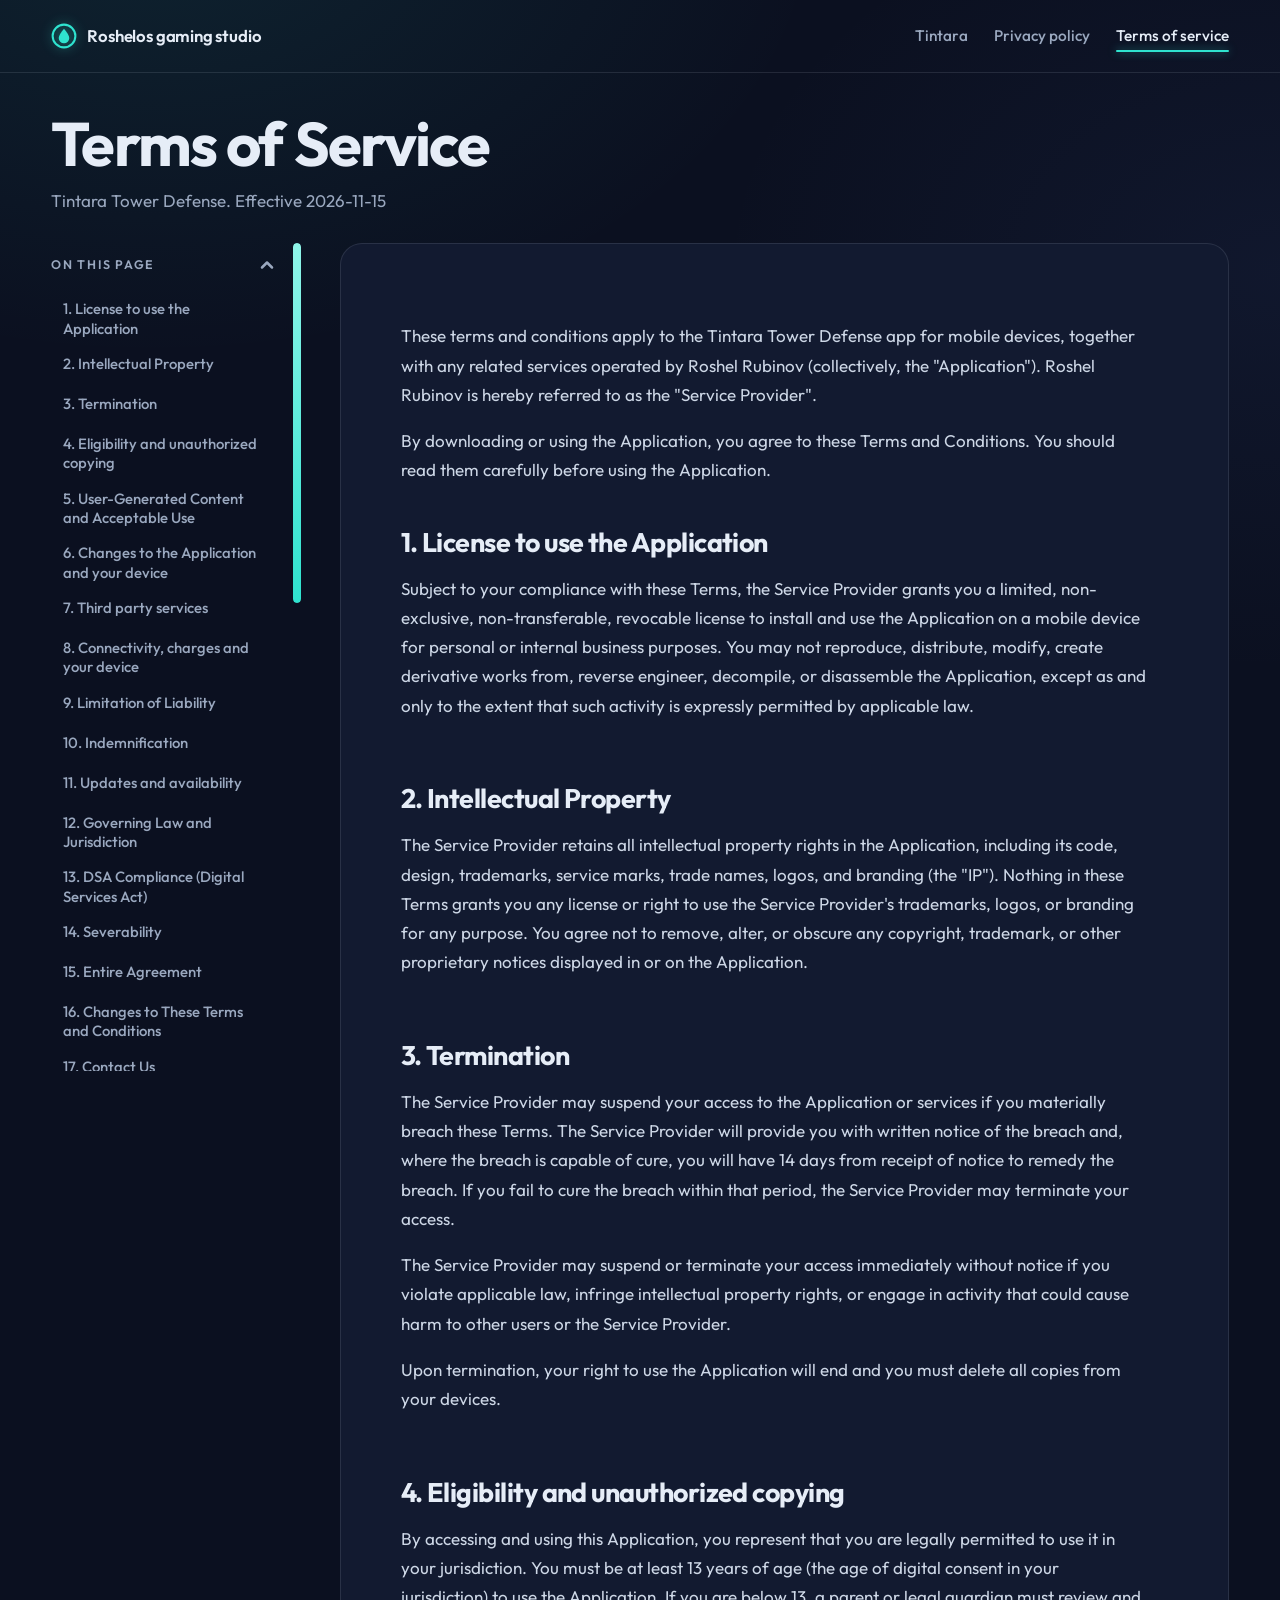
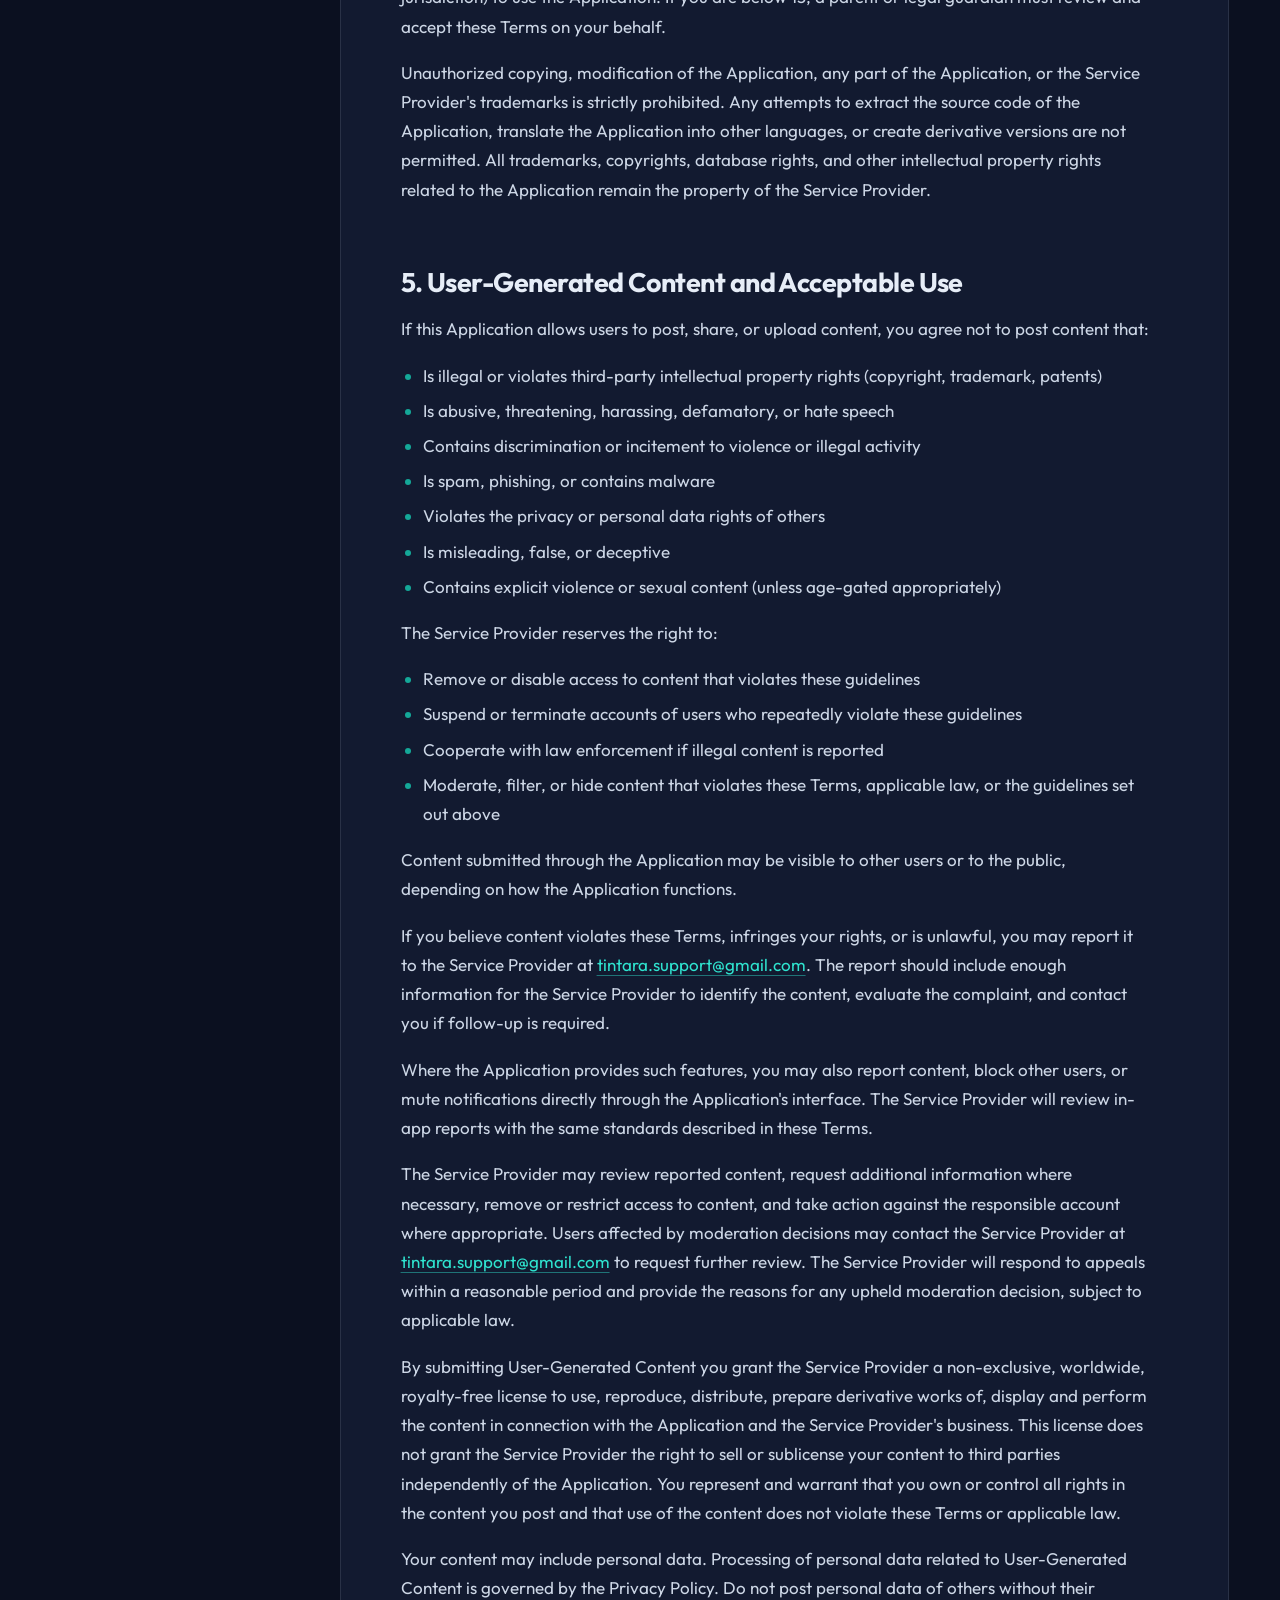
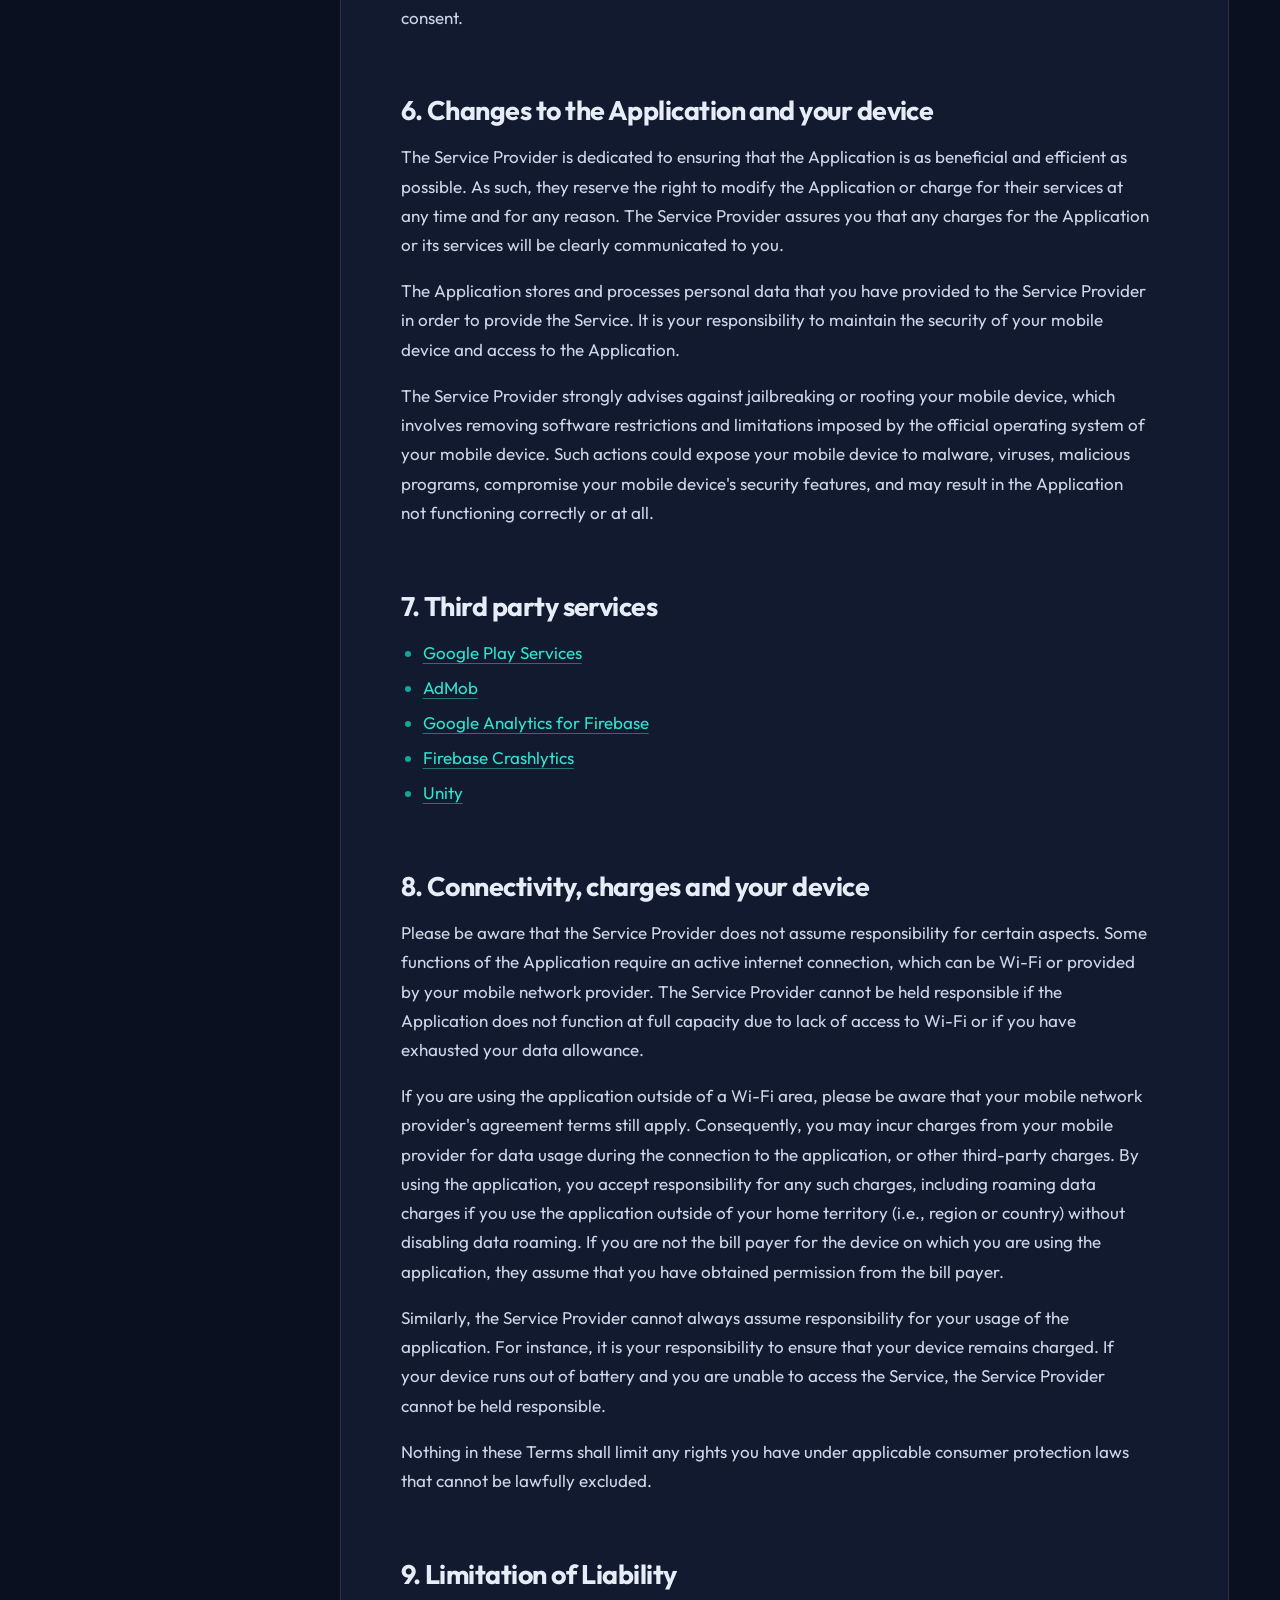
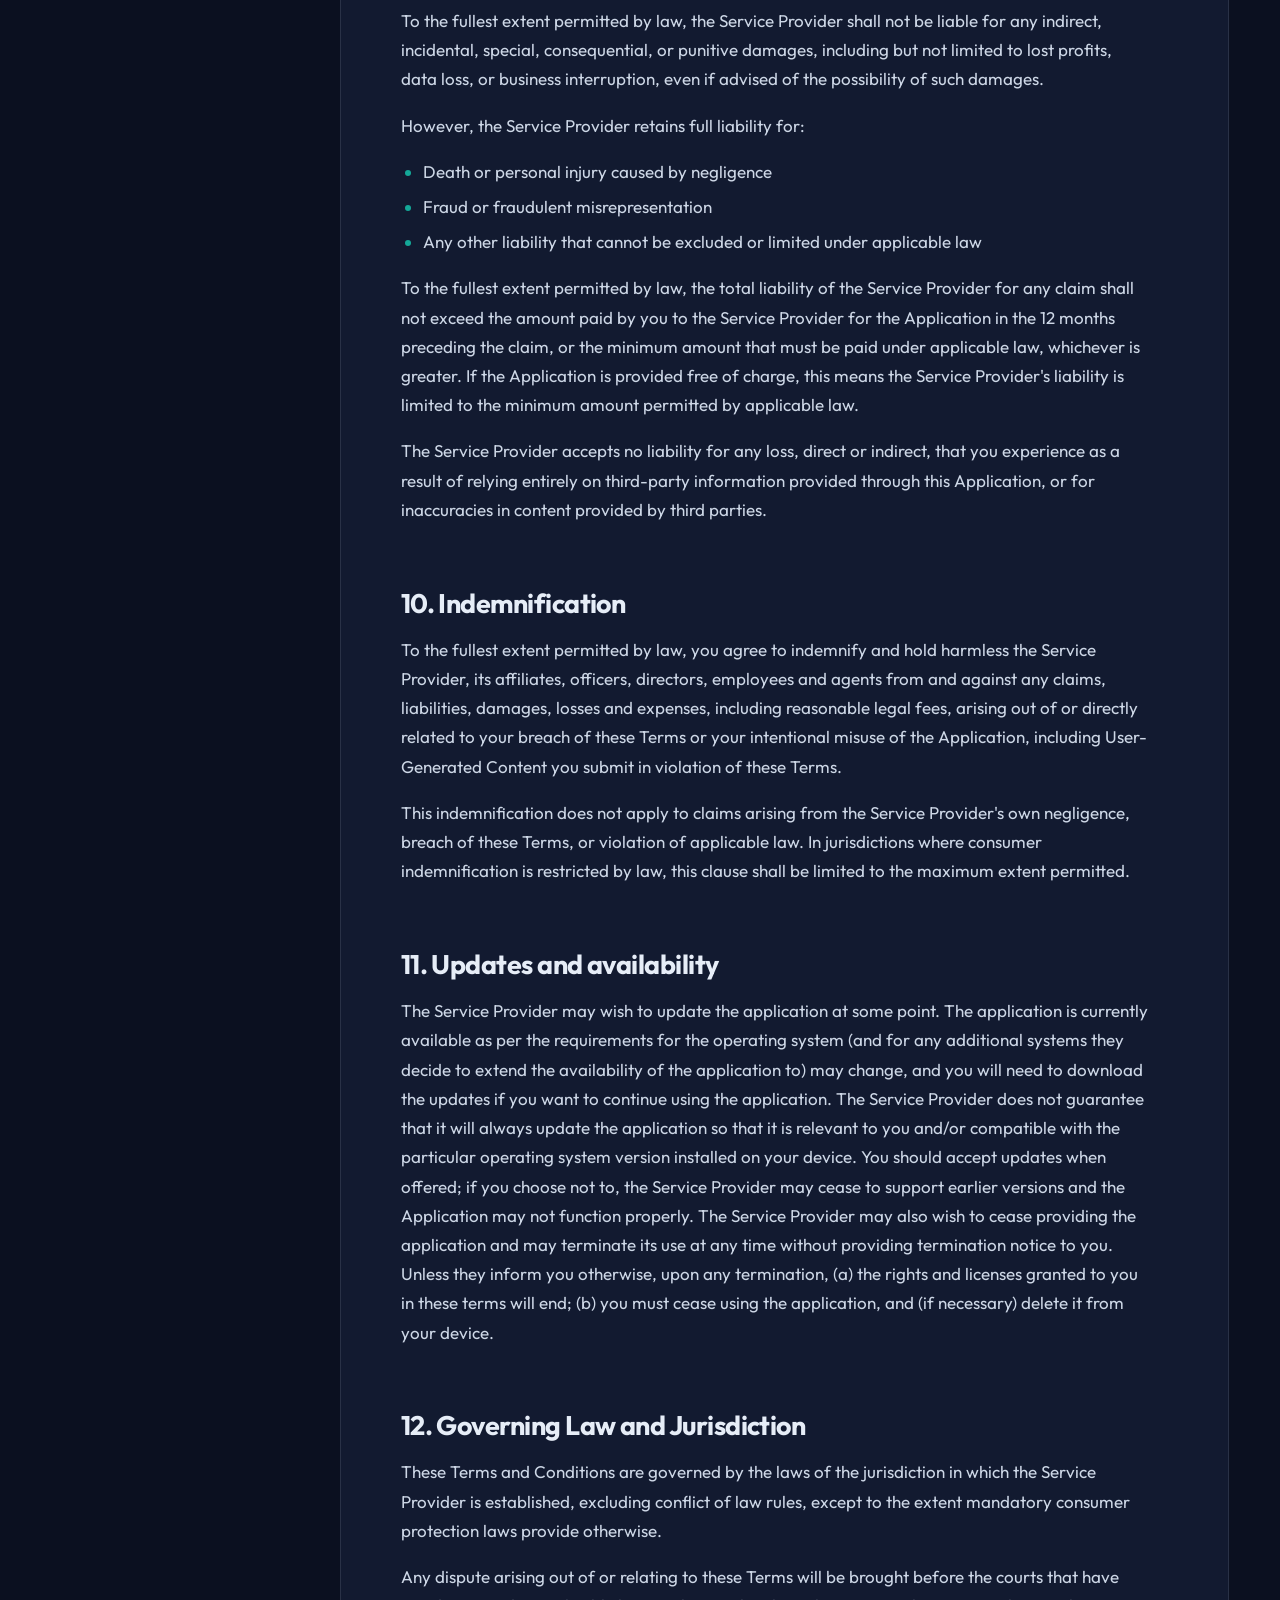
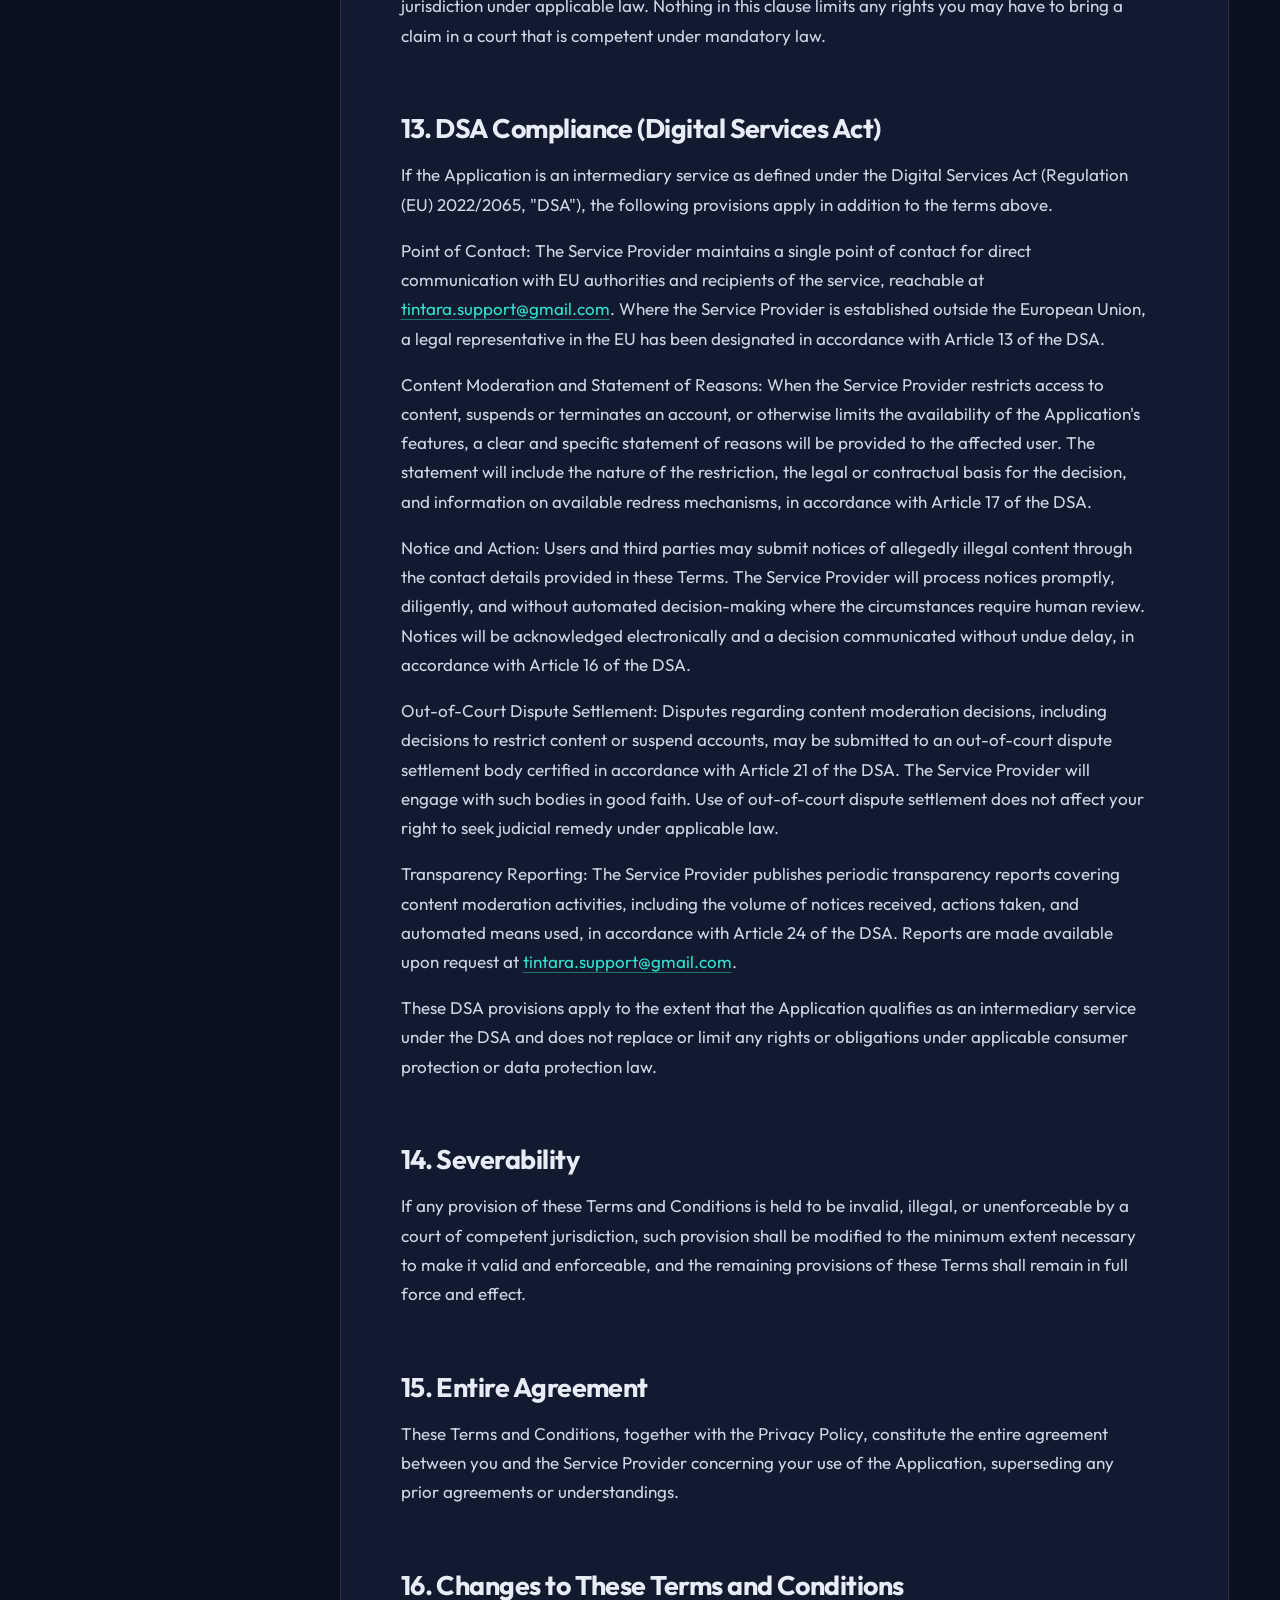
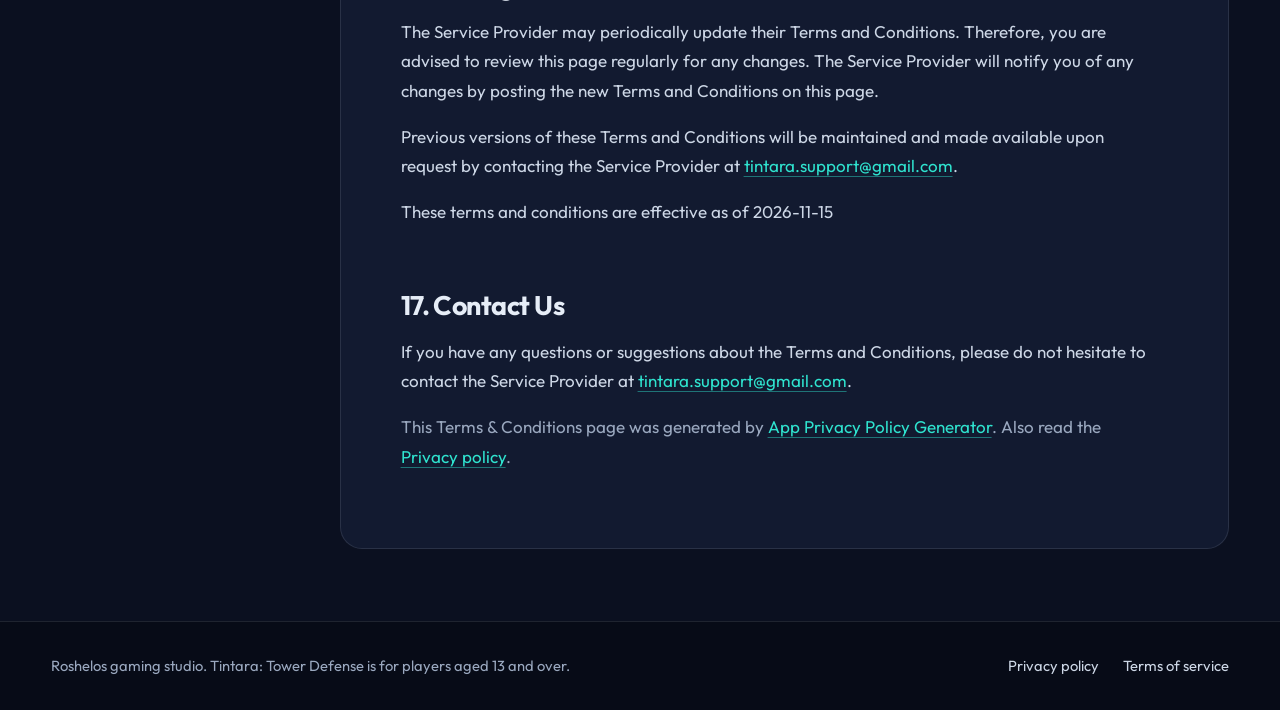
<file: tintara-td/terms.html>
<!doctype html>
<html lang="en">
<head>
  <meta charset="utf-8">
  <meta name="viewport" content="width=device-width, initial-scale=1">
  <meta name="theme-color" content="#0b1020">
  <title>Terms of Service | Tintara: Tower Defense</title>
  <meta name="description" content="Terms and Conditions of Tintara Tower Defense.">
  <link rel="preload" href="../assets/fonts/Outfit.woff2" as="font" type="font/woff2" crossorigin>
  <link rel="stylesheet" href="../assets/site.css">
  <script src="../assets/site.js" defer></script>
</head>
<body>
  <a class="skip" href="#main">Skip to the document</a>
  <header class="bar">
    <a class="brand" href="../"><svg viewBox="0 0 32 32" aria-hidden="true"><circle cx="16" cy="16" r="14" fill="none" stroke="#2fe3cf" stroke-width="2.5"/><path d="M16 7c4 5 6.5 8.4 6.5 11.5a6.5 6.5 0 0 1-13 0C9.5 15.4 12 12 16 7z" fill="#2fe3cf"/></svg>Roshelos gaming studio</a>
    <nav aria-label="Site">
      <a href="./">Tintara</a>
      <a href="privacy.html">Privacy policy</a>
      <a href="terms.html" aria-current="page">Terms of service</a>
    </nav>
  </header>

  <div class="doc-head">
    <h1>Terms of Service</h1>
    <p>Tintara Tower Defense. Effective 2026-11-15</p>
  </div>

  <div class="doc" data-doc>
    <aside class="rail" aria-label="Contents">
      <details class="toc" id="toc" open>
        <summary>On this page <svg class="chev" viewBox="0 0 24 24" aria-hidden="true"><path d="M6 9l6 6 6-6" fill="none" stroke="currentColor" stroke-width="3" stroke-linecap="round" stroke-linejoin="round"/></svg></summary>
        <nav><ol>
          <li><a href="#license-to-use-the-application">1. License to use the Application</a></li>
          <li><a href="#intellectual-property">2. Intellectual Property</a></li>
          <li><a href="#termination">3. Termination</a></li>
          <li><a href="#eligibility-and-unauthorized-copying">4. Eligibility and unauthorized copying</a></li>
          <li><a href="#user-generated-content-and-acceptable-use">5. User-Generated Content and Acceptable Use</a></li>
          <li><a href="#changes-to-the-application-and-your-device">6. Changes to the Application and your device</a></li>
          <li><a href="#third-party-services">7. Third party services</a></li>
          <li><a href="#connectivity-charges-and-your-device">8. Connectivity, charges and your device</a></li>
          <li><a href="#limitation-of-liability">9. Limitation of Liability</a></li>
          <li><a href="#indemnification">10. Indemnification</a></li>
          <li><a href="#updates-and-availability">11. Updates and availability</a></li>
          <li><a href="#governing-law-and-jurisdiction">12. Governing Law and Jurisdiction</a></li>
          <li><a href="#dsa-compliance">13. DSA Compliance (Digital Services Act)</a></li>
          <li><a href="#severability">14. Severability</a></li>
          <li><a href="#entire-agreement">15. Entire Agreement</a></li>
          <li><a href="#changes-to-these-terms-and-conditions">16. Changes to These Terms and Conditions</a></li>
          <li><a href="#contact-us">17. Contact Us</a></li>
        </ol></nav>
      </details>
      <div class="tube" aria-hidden="true"><i></i></div>
    </aside>

    <main id="main" class="paper">
    <p>These terms and conditions apply to the Tintara Tower Defense app for mobile devices, together with any related services operated by Roshel Rubinov (collectively, the "Application"). Roshel Rubinov is hereby referred to as the "Service Provider".</p>
    <p>By downloading or using the Application, you agree to these Terms and Conditions. You should read them carefully before using the Application.</p>

    <h2 id="license-to-use-the-application">1. License to use the Application</h2>
    <p>Subject to your compliance with these Terms, the Service Provider grants you a limited, non-exclusive, non-transferable, revocable license to install and use the Application on a mobile device for personal or internal business purposes. You may not reproduce, distribute, modify, create derivative works from, reverse engineer, decompile, or disassemble the Application, except as and only to the extent that such activity is expressly permitted by applicable law.</p>

    <h2 id="intellectual-property">2. Intellectual Property</h2>
    <p>The Service Provider retains all intellectual property rights in the Application, including its code, design, trademarks, service marks, trade names, logos, and branding (the "IP"). Nothing in these Terms grants you any license or right to use the Service Provider's trademarks, logos, or branding for any purpose. You agree not to remove, alter, or obscure any copyright, trademark, or other proprietary notices displayed in or on the Application.</p>

    <h2 id="termination">3. Termination</h2>
    <p>The Service Provider may suspend your access to the Application or services if you materially breach these Terms. The Service Provider will provide you with written notice of the breach and, where the breach is capable of cure, you will have 14 days from receipt of notice to remedy the breach. If you fail to cure the breach within that period, the Service Provider may terminate your access.</p>
    <p>The Service Provider may suspend or terminate your access immediately without notice if you violate applicable law, infringe intellectual property rights, or engage in activity that could cause harm to other users or the Service Provider.</p>
    <p>Upon termination, your right to use the Application will end and you must delete all copies from your devices.</p>

    <h2 id="eligibility-and-unauthorized-copying">4. Eligibility and unauthorized copying</h2>
    <p>By accessing and using this Application, you represent that you are legally permitted to use it in your jurisdiction. You must be at least 13 years of age (the age of digital consent in your jurisdiction) to use the Application. If you are below 13, a parent or legal guardian must review and accept these Terms on your behalf.</p>
    <p>Unauthorized copying, modification of the Application, any part of the Application, or the Service Provider's trademarks is strictly prohibited. Any attempts to extract the source code of the Application, translate the Application into other languages, or create derivative versions are not permitted. All trademarks, copyrights, database rights, and other intellectual property rights related to the Application remain the property of the Service Provider.</p>

    <h2 id="user-generated-content-and-acceptable-use">5. User-Generated Content and Acceptable Use</h2>
    <p>If this Application allows users to post, share, or upload content, you agree not to post content that:</p>
    <ul>
      <li>Is illegal or violates third-party intellectual property rights (copyright, trademark, patents)</li>
      <li>Is abusive, threatening, harassing, defamatory, or hate speech</li>
      <li>Contains discrimination or incitement to violence or illegal activity</li>
      <li>Is spam, phishing, or contains malware</li>
      <li>Violates the privacy or personal data rights of others</li>
      <li>Is misleading, false, or deceptive</li>
      <li>Contains explicit violence or sexual content (unless age-gated appropriately)</li>
    </ul>
    <p>The Service Provider reserves the right to:</p>
    <ul>
      <li>Remove or disable access to content that violates these guidelines</li>
      <li>Suspend or terminate accounts of users who repeatedly violate these guidelines</li>
      <li>Cooperate with law enforcement if illegal content is reported</li>
      <li>Moderate, filter, or hide content that violates these Terms, applicable law, or the guidelines set out above</li>
    </ul>
    <p>Content submitted through the Application may be visible to other users or to the public, depending on how the Application functions.</p>
    <p>If you believe content violates these Terms, infringes your rights, or is unlawful, you may report it to the Service Provider at <a href="mailto:tintara.support@gmail.com">tintara.support@gmail.com</a>. The report should include enough information for the Service Provider to identify the content, evaluate the complaint, and contact you if follow-up is required.</p>
    <p>Where the Application provides such features, you may also report content, block other users, or mute notifications directly through the Application's interface. The Service Provider will review in-app reports with the same standards described in these Terms.</p>
    <p>The Service Provider may review reported content, request additional information where necessary, remove or restrict access to content, and take action against the responsible account where appropriate. Users affected by moderation decisions may contact the Service Provider at <a href="mailto:tintara.support@gmail.com">tintara.support@gmail.com</a> to request further review. The Service Provider will respond to appeals within a reasonable period and provide the reasons for any upheld moderation decision, subject to applicable law.</p>
    <p>By submitting User-Generated Content you grant the Service Provider a non-exclusive, worldwide, royalty-free license to use, reproduce, distribute, prepare derivative works of, display and perform the content in connection with the Application and the Service Provider's business. This license does not grant the Service Provider the right to sell or sublicense your content to third parties independently of the Application. You represent and warrant that you own or control all rights in the content you post and that use of the content does not violate these Terms or applicable law.</p>
    <p>Your content may include personal data. Processing of personal data related to User-Generated Content is governed by the Privacy Policy. Do not post personal data of others without their consent.</p>

    <h2 id="changes-to-the-application-and-your-device">6. Changes to the Application and your device</h2>
    <p>The Service Provider is dedicated to ensuring that the Application is as beneficial and efficient as possible. As such, they reserve the right to modify the Application or charge for their services at any time and for any reason. The Service Provider assures you that any charges for the Application or its services will be clearly communicated to you.</p>
    <p>The Application stores and processes personal data that you have provided to the Service Provider in order to provide the Service. It is your responsibility to maintain the security of your mobile device and access to the Application.</p>
    <p>The Service Provider strongly advises against jailbreaking or rooting your mobile device, which involves removing software restrictions and limitations imposed by the official operating system of your mobile device. Such actions could expose your mobile device to malware, viruses, malicious programs, compromise your mobile device's security features, and may result in the Application not functioning correctly or at all.</p>

    <h2 id="third-party-services">7. Third party services</h2>
    <ul>
      <li><a href="https://policies.google.com/terms">Google Play Services</a></li>
      <li><a href="https://developers.google.com/admob/terms">AdMob</a></li>
      <li><a href="https://www.google.com/analytics/terms/">Google Analytics for Firebase</a></li>
      <li><a href="https://firebase.google.com/terms/crashlytics">Firebase Crashlytics</a></li>
      <li><a href="https://unity3d.com/legal/terms-of-service">Unity</a></li>
    </ul>

    <h2 id="connectivity-charges-and-your-device">8. Connectivity, charges and your device</h2>
    <p>Please be aware that the Service Provider does not assume responsibility for certain aspects. Some functions of the Application require an active internet connection, which can be Wi-Fi or provided by your mobile network provider. The Service Provider cannot be held responsible if the Application does not function at full capacity due to lack of access to Wi-Fi or if you have exhausted your data allowance.</p>
    <p>If you are using the application outside of a Wi-Fi area, please be aware that your mobile network provider's agreement terms still apply. Consequently, you may incur charges from your mobile provider for data usage during the connection to the application, or other third-party charges. By using the application, you accept responsibility for any such charges, including roaming data charges if you use the application outside of your home territory (i.e., region or country) without disabling data roaming. If you are not the bill payer for the device on which you are using the application, they assume that you have obtained permission from the bill payer.</p>
    <p>Similarly, the Service Provider cannot always assume responsibility for your usage of the application. For instance, it is your responsibility to ensure that your device remains charged. If your device runs out of battery and you are unable to access the Service, the Service Provider cannot be held responsible.</p>
    <p>Nothing in these Terms shall limit any rights you have under applicable consumer protection laws that cannot be lawfully excluded.</p>

    <h2 id="limitation-of-liability">9. Limitation of Liability</h2>
    <p>To the fullest extent permitted by law, the Service Provider shall not be liable for any indirect, incidental, special, consequential, or punitive damages, including but not limited to lost profits, data loss, or business interruption, even if advised of the possibility of such damages.</p>
    <p>However, the Service Provider retains full liability for:</p>
    <ul>
      <li>Death or personal injury caused by negligence</li>
      <li>Fraud or fraudulent misrepresentation</li>
      <li>Any other liability that cannot be excluded or limited under applicable law</li>
    </ul>
    <p>To the fullest extent permitted by law, the total liability of the Service Provider for any claim shall not exceed the amount paid by you to the Service Provider for the Application in the 12 months preceding the claim, or the minimum amount that must be paid under applicable law, whichever is greater. If the Application is provided free of charge, this means the Service Provider's liability is limited to the minimum amount permitted by applicable law.</p>
    <p>The Service Provider accepts no liability for any loss, direct or indirect, that you experience as a result of relying entirely on third-party information provided through this Application, or for inaccuracies in content provided by third parties.</p>

    <h2 id="indemnification">10. Indemnification</h2>
    <p>To the fullest extent permitted by law, you agree to indemnify and hold harmless the Service Provider, its affiliates, officers, directors, employees and agents from and against any claims, liabilities, damages, losses and expenses, including reasonable legal fees, arising out of or directly related to your breach of these Terms or your intentional misuse of the Application, including User-Generated Content you submit in violation of these Terms.</p>
    <p>This indemnification does not apply to claims arising from the Service Provider's own negligence, breach of these Terms, or violation of applicable law. In jurisdictions where consumer indemnification is restricted by law, this clause shall be limited to the maximum extent permitted.</p>

    <h2 id="updates-and-availability">11. Updates and availability</h2>
    <p>The Service Provider may wish to update the application at some point. The application is currently available as per the requirements for the operating system (and for any additional systems they decide to extend the availability of the application to) may change, and you will need to download the updates if you want to continue using the application. The Service Provider does not guarantee that it will always update the application so that it is relevant to you and/or compatible with the particular operating system version installed on your device. You should accept updates when offered; if you choose not to, the Service Provider may cease to support earlier versions and the Application may not function properly. The Service Provider may also wish to cease providing the application and may terminate its use at any time without providing termination notice to you. Unless they inform you otherwise, upon any termination, (a) the rights and licenses granted to you in these terms will end; (b) you must cease using the application, and (if necessary) delete it from your device.</p>

    <h2 id="governing-law-and-jurisdiction">12. Governing Law and Jurisdiction</h2>
    <p>These Terms and Conditions are governed by the laws of the jurisdiction in which the Service Provider is established, excluding conflict of law rules, except to the extent mandatory consumer protection laws provide otherwise.</p>
    <p>Any dispute arising out of or relating to these Terms will be brought before the courts that have jurisdiction under applicable law. Nothing in this clause limits any rights you may have to bring a claim in a court that is competent under mandatory law.</p>

    <h2 id="dsa-compliance">13. DSA Compliance (Digital Services Act)</h2>
    <p>If the Application is an intermediary service as defined under the Digital Services Act (Regulation (EU) 2022/2065, "DSA"), the following provisions apply in addition to the terms above.</p>
    <p>Point of Contact: The Service Provider maintains a single point of contact for direct communication with EU authorities and recipients of the service, reachable at <a href="mailto:tintara.support@gmail.com">tintara.support@gmail.com</a>. Where the Service Provider is established outside the European Union, a legal representative in the EU has been designated in accordance with Article 13 of the DSA.</p>
    <p>Content Moderation and Statement of Reasons: When the Service Provider restricts access to content, suspends or terminates an account, or otherwise limits the availability of the Application's features, a clear and specific statement of reasons will be provided to the affected user. The statement will include the nature of the restriction, the legal or contractual basis for the decision, and information on available redress mechanisms, in accordance with Article 17 of the DSA.</p>
    <p>Notice and Action: Users and third parties may submit notices of allegedly illegal content through the contact details provided in these Terms. The Service Provider will process notices promptly, diligently, and without automated decision-making where the circumstances require human review. Notices will be acknowledged electronically and a decision communicated without undue delay, in accordance with Article 16 of the DSA.</p>
    <p>Out-of-Court Dispute Settlement: Disputes regarding content moderation decisions, including decisions to restrict content or suspend accounts, may be submitted to an out-of-court dispute settlement body certified in accordance with Article 21 of the DSA. The Service Provider will engage with such bodies in good faith. Use of out-of-court dispute settlement does not affect your right to seek judicial remedy under applicable law.</p>
    <p>Transparency Reporting: The Service Provider publishes periodic transparency reports covering content moderation activities, including the volume of notices received, actions taken, and automated means used, in accordance with Article 24 of the DSA. Reports are made available upon request at <a href="mailto:tintara.support@gmail.com">tintara.support@gmail.com</a>.</p>
    <p>These DSA provisions apply to the extent that the Application qualifies as an intermediary service under the DSA and does not replace or limit any rights or obligations under applicable consumer protection or data protection law.</p>

    <h2 id="severability">14. Severability</h2>
    <p>If any provision of these Terms and Conditions is held to be invalid, illegal, or unenforceable by a court of competent jurisdiction, such provision shall be modified to the minimum extent necessary to make it valid and enforceable, and the remaining provisions of these Terms shall remain in full force and effect.</p>

    <h2 id="entire-agreement">15. Entire Agreement</h2>
    <p>These Terms and Conditions, together with the Privacy Policy, constitute the entire agreement between you and the Service Provider concerning your use of the Application, superseding any prior agreements or understandings.</p>

    <h2 id="changes-to-these-terms-and-conditions">16. Changes to These Terms and Conditions</h2>
    <p>The Service Provider may periodically update their Terms and Conditions. Therefore, you are advised to review this page regularly for any changes. The Service Provider will notify you of any changes by posting the new Terms and Conditions on this page.</p>
    <p>Previous versions of these Terms and Conditions will be maintained and made available upon request by contacting the Service Provider at <a href="mailto:tintara.support@gmail.com">tintara.support@gmail.com</a>.</p>
    <p>These terms and conditions are effective as of 2026-11-15</p>

    <h2 id="contact-us">17. Contact Us</h2>
    <p>If you have any questions or suggestions about the Terms and Conditions, please do not hesitate to contact the Service Provider at <a href="mailto:tintara.support@gmail.com">tintara.support@gmail.com</a>.</p>

      <p class="muted">This Terms &amp; Conditions page was generated by <a href="https://app-privacy-policy-generator.nisrulz.com/">App Privacy Policy Generator</a>. Also read the <a href="privacy.html">Privacy policy</a>.</p>
    </main>
  </div>

  <a class="to-toc" href="#toc">Contents</a>

  <footer class="foot on-ink">
    <div class="foot-in">
      <span>Roshelos gaming studio. Tintara: Tower Defense is for players aged 13 and over.</span>
      <nav aria-label="Policies"><a href="privacy.html">Privacy policy</a><a href="terms.html">Terms of service</a></nav>
    </div>
  </footer>
</body>
</html>
</file>
<file: assets/site.css>
/* Roshelos gaming studio: Game Night.
   Deep navy ground, quiet panels with hairline borders, one glowing accent (Lumen aqua), warm amber used rarely.
   Lumen is the only thing that glows. */

@font-face { font-family: "Outfit"; src: url("fonts/Outfit.woff2") format("woff2"); font-weight: 100 900; font-display: swap; }

:root {
  --bg: #0b1020;
  --bg-deep: #070b17;
  --panel: #121a30;
  --panel-2: #172139;
  --line: rgba(201, 212, 230, 0.12);
  --line-2: rgba(201, 212, 230, 0.24);
  --text: #e6edf7;
  --body: #cdd7e6;
  --muted: #9aa8bf;
  --lumen: #2fe3cf;
  --lumen-hi: #8ff5e9;
  --lumen-deep: #14a898;
  --on-lumen: #03211d;
  --amber: #ffb347;
  --font: "Outfit", "Segoe UI", system-ui, sans-serif;
  --pad: clamp(20px, 4vw, 56px);
  --r: 18px;
  --ease: cubic-bezier(0.16, 1, 0.3, 1);
  --lvl: 1;
  --d: min(28rem, 50svh);
}

* { box-sizing: border-box; }

html {
  background: var(--bg);
  color: var(--text);
  color-scheme: dark;
  scrollbar-color: #2a3550 var(--bg);
  -webkit-text-size-adjust: 100%;
}

body {
  margin: 0;
  font: 400 1.0625rem/1.65 var(--font);
  color: var(--body);
  background:
    radial-gradient(60rem 40rem at 12% -10%, rgba(47, 227, 207, 0.09), transparent 70%),
    radial-gradient(50rem 36rem at 100% 30%, rgba(80, 110, 200, 0.08), transparent 70%),
    var(--bg);
  background-attachment: fixed;
  min-height: 100svh;
  display: flex;
  flex-direction: column;
}

::selection { background: var(--lumen); color: var(--on-lumen); }

a { color: var(--lumen); text-decoration-thickness: 1px; text-underline-offset: 0.22em; text-decoration-color: rgba(47, 227, 207, 0.45); transition: color 0.2s, text-decoration-color 0.2s; }
a:hover { color: var(--lumen-hi); text-decoration-color: currentColor; }

:focus-visible { outline: 2px solid var(--lumen); outline-offset: 3px; border-radius: 8px; }

img { max-width: 100%; height: auto; display: block; }
.arr { width: 1.15em; height: 1.15em; flex: none; }

.skip { position: absolute; left: -999px; top: 8px; background: var(--lumen); color: var(--on-lumen); padding: 10px 16px; border-radius: 10px; z-index: 20; font-weight: 600; }
.skip:focus { left: 8px; }

h1, h2, h3 { font-family: var(--font); font-weight: 700; line-height: 1.08; letter-spacing: -0.02em; color: var(--text); margin: 0; text-wrap: balance; }

/* ── top bar ─────────────────────────────────────────────── */
.bar {
  display: flex; flex-wrap: wrap; align-items: center; justify-content: space-between;
  gap: 8px 24px; padding: 14px var(--pad); max-width: 1320px; width: 100%; margin-inline: auto;
  border-bottom: 1px solid var(--line);
}
.brand { display: inline-flex; align-items: center; gap: 10px; font: 600 1.05rem/1 var(--font); color: var(--text); text-decoration: none; min-height: 44px; letter-spacing: -0.01em; }
.brand:hover { color: var(--text); }
.brand svg { width: 26px; height: 26px; flex: none; filter: drop-shadow(0 0 6px rgba(47, 227, 207, 0.45)); }
.bar nav { display: flex; flex-wrap: wrap; gap: 4px 26px; }
.bar nav a { color: var(--muted); font-weight: 500; font-size: 0.96rem; min-height: 44px; display: inline-flex; align-items: center; text-decoration: none; position: relative; }
.bar nav a:hover { color: var(--text); }
.bar nav a[aria-current] { color: var(--text); }
.bar nav a[aria-current]::after { content: ""; position: absolute; left: 0; right: 0; bottom: 6px; height: 2px; border-radius: 2px; background: var(--lumen); box-shadow: 0 0 8px rgba(47, 227, 207, 0.6); }

/* ── stage: sticky tank + scrolling story ────────────────── */
.stage {
  display: grid; grid-template-columns: minmax(300px, 5fr) 7fr; column-gap: clamp(28px, 5vw, 80px);
  padding-inline: var(--pad); max-width: 1320px; width: 100%; margin-inline: auto; flex: 1;
}
.dome-col {
  position: sticky; top: 0; align-self: start; height: 100svh; max-height: 980px;
  display: grid; place-items: center; padding-block: 64px 24px; pointer-events: none;
}
.dome-wrap { position: relative; width: var(--d); max-width: 100%; }

.dome-glass {
  position: relative; width: 100%; aspect-ratio: 1; border-radius: 50%; overflow: hidden;
  background: radial-gradient(circle at 50% 40%, #16203a, #080c18 72%);
  border: 1px solid var(--line-2);
  box-shadow: 0 0 0 10px rgba(201, 212, 230, 0.03), 0 0 80px rgba(47, 227, 207, calc(0.08 + 0.18 * var(--lvl))), 0 30px 60px rgba(0, 0, 0, 0.45);
}
.dome-glass::after { content: ""; position: absolute; inset: 0; border-radius: 50%; z-index: 2; pointer-events: none; box-shadow: inset 0 0 0 1px rgba(255, 255, 255, 0.05), inset 0 -30px 60px rgba(0, 0, 0, 0.35); }

.dome-fill {
  position: absolute; inset: 0;
  background: linear-gradient(180deg, #5ff0de 0%, var(--lumen) 22%, #13b3a2 100%);
  transform: translateY(calc((1 - var(--lvl)) * 100%));
  will-change: transform;
}
.dome-fill::before {
  content: ""; position: absolute; left: 0; right: 0; top: -13px; height: 14px;
  background: url("data:image/svg+xml,%3Csvg xmlns='http://www.w3.org/2000/svg' width='120' height='14' viewBox='0 0 120 14'%3E%3Cpath d='M0 8Q15 1 30 8T60 8T90 8T120 8V14H0Z' fill='%235ff0de'/%3E%3C/svg%3E") repeat-x 0 0 / 120px 14px;
  filter: drop-shadow(0 -2px 6px rgba(143, 245, 233, 0.7));
  animation: slosh 5s linear infinite;
}
.dome-fill::after { content: ""; position: absolute; inset: 0; background: radial-gradient(ellipse at 50% 110%, rgba(3, 33, 29, 0.45), transparent 60%); }
.bubble { position: absolute; bottom: 4%; width: 6px; height: 6px; border-radius: 50%; background: rgba(230, 255, 251, 0.75); animation: rise 6s linear infinite; }
.bubble:nth-child(1) { left: 22%; animation-delay: 0s; }
.bubble:nth-child(2) { left: 41%; width: 9px; height: 9px; animation-delay: -2.2s; animation-duration: 7.4s; }
.bubble:nth-child(3) { left: 63%; animation-delay: -4s; }
.bubble:nth-child(4) { left: 78%; width: 4px; height: 4px; animation-delay: -1.1s; animation-duration: 5.2s; }
.dome-shine { position: absolute; left: 13%; top: 9%; width: 20%; height: 34%; border-radius: 50%; background: linear-gradient(160deg, rgba(255, 255, 255, 0.22), rgba(255, 255, 255, 0)); transform: rotate(32deg); z-index: 3; }

.plinth {
  margin: 22px auto 0; width: 78%; position: relative; z-index: 1;
  background: rgba(18, 26, 48, 0.85); border: 1px solid var(--line); border-radius: 14px;
  display: flex; align-items: baseline; justify-content: space-between; gap: 12px; padding: 12px 20px;
}
.plinth .label { font: 600 0.76rem/1 var(--font); letter-spacing: 0.16em; text-transform: uppercase; color: var(--muted); }
.plinth .digits { font: 700 clamp(2.2rem, 4vw, 3.1rem)/1 var(--font); color: var(--lumen); font-variant-numeric: tabular-nums; min-width: 3ch; text-align: right; text-shadow: 0 0 18px rgba(47, 227, 207, 0.55); letter-spacing: -0.02em; }
.plinth .digits::after { content: "%"; font-size: 0.45em; color: var(--muted); text-shadow: none; margin-left: 2px; }

.drone { position: absolute; left: 50%; top: -70px; width: 70px; margin-left: -35px; opacity: 0; transform: translateY(-14px); transition: opacity 0.35s var(--ease), transform 0.5s var(--ease); filter: drop-shadow(0 0 10px rgba(47, 227, 207, 0.35)); }
.pour { position: absolute; left: 50%; top: -28px; width: 8px; margin-left: -4px; height: calc(28px + (1 - var(--lvl)) * var(--d)); background: linear-gradient(var(--lumen-hi), var(--lumen)); border-radius: 0 0 4px 4px; opacity: 0; transition: opacity 0.3s; z-index: 1; box-shadow: 0 0 14px rgba(47, 227, 207, 0.7); }
[data-pouring] .drone { opacity: 1; transform: none; }
[data-pouring] .pour { opacity: 1; }

@keyframes slosh { to { background-position-x: 120px; } }
@keyframes rise { from { transform: translateY(0); opacity: 0.75; } to { transform: translateY(-120px); opacity: 0; } }

/* ── story column ────────────────────────────────────────── */
.panel-col { padding-block: 40px 72px; min-width: 0; }
.panel-col > section { margin-bottom: clamp(64px, 9vw, 120px); }

.logo { margin: 0 0 10px -2%; width: min(100%, 520px); filter: drop-shadow(0 10px 30px rgba(0, 0, 0, 0.5)); }
.tagline { font: 700 clamp(2.3rem, 4.8vw, 4.2rem)/1.02 var(--font); letter-spacing: -0.03em; color: var(--text); margin: 0 0 20px; }
.lede { max-width: 38rem; font-size: 1.18rem; line-height: 1.6; margin: 0 0 32px; color: var(--body); }

.actions { display: flex; flex-wrap: wrap; gap: 14px 16px; align-items: center; }
.coin {
  display: inline-flex; align-items: center; gap: 14px; background: var(--panel); border: 1px solid var(--line);
  padding: 12px 22px 12px 18px; border-radius: 14px;
}
.slot { width: 10px; height: 10px; border-radius: 50%; background: var(--amber); box-shadow: 0 0 0 4px rgba(255, 179, 71, 0.16), 0 0 12px rgba(255, 179, 71, 0.6); flex: none; }
.coin strong { display: block; font: 600 1.08rem/1.25 var(--font); color: var(--text); }
.coin small { display: block; font-size: 0.88rem; color: var(--muted); line-height: 1.35; }

.btn {
  display: inline-flex; align-items: center; justify-content: center; gap: 10px; min-height: 52px; padding: 0 24px;
  background: var(--lumen); color: var(--on-lumen); border-radius: 12px; font: 600 1rem/1 var(--font); text-decoration: none;
  transition: background-color 0.2s, box-shadow 0.25s var(--ease), transform 0.2s var(--ease);
}
.btn:hover { background: var(--lumen-hi); color: var(--on-lumen); box-shadow: 0 0 24px rgba(47, 227, 207, 0.35); }
.btn:active { transform: translateY(1px); }

/* ── the story (game page) ───────────────────────────────── */
.story h2 { font-size: clamp(1.9rem, 3.2vw, 2.7rem); margin-bottom: 18px; }
.story p { max-width: 38rem; margin: 0 0 16px; }
.story strong { color: var(--text); }
.road-h { font-size: clamp(1.25rem, 2vw, 1.5rem); margin: 28px 0 14px; }
.road { margin: 0 0 24px; padding: 0 0 0 1.4em; display: grid; gap: 10px; max-width: 38rem; }
.road li::marker { color: var(--lumen); font-weight: 700; }

/* ── how it plays ────────────────────────────────────────── */
.how h2 { font-size: clamp(1.9rem, 3.2vw, 2.7rem); margin-bottom: 36px; }
.steps { list-style: none; margin: 0; padding: 0; display: grid; gap: clamp(44px, 6vw, 76px); }
.step { display: grid; gap: 14px; }
.step h3 { font-size: clamp(1.4rem, 2.2vw, 1.85rem); }
.step p { margin: 0; max-width: 34rem; }
.step--side > div { display: grid; gap: 12px; }

.window { margin: 0; background: var(--panel); border: 1px solid var(--line); border-radius: var(--r); padding: 8px; position: relative; box-shadow: 0 24px 50px rgba(0, 0, 0, 0.35); }
.window img { border-radius: 12px; width: 100%; background: var(--bg-deep); }
.window figcaption { padding: 10px 8px 4px; font-size: 0.9rem; color: var(--muted); }
.window .no, .step--drone .no {
  width: 36px; height: 36px; border-radius: 50%; background: var(--lumen); color: var(--on-lumen);
  font: 700 1.05rem/36px var(--font); text-align: center; box-shadow: 0 0 16px rgba(47, 227, 207, 0.45);
}
.window .no { position: absolute; left: -12px; top: -12px; z-index: 1; }

.step--side { grid-template-columns: minmax(0, 0.9fr) minmax(0, 1.1fr); align-items: center; gap: 28px; }
.step--side .window { max-width: 320px; }
.step--wide .window { max-width: 100%; }

.step--drone {
  border: 1px solid rgba(47, 227, 207, 0.35); border-radius: 22px; padding: clamp(24px, 4vw, 40px);
  background: linear-gradient(160deg, rgba(47, 227, 207, 0.14), rgba(47, 227, 207, 0.03) 60%), var(--panel);
}
.step--drone .no { display: block; margin-bottom: 4px; }

/* ── policies and support ────────────────────────────────── */
.tray { background: var(--panel); border: 1px solid var(--line); border-radius: 22px; padding: clamp(24px, 4vw, 40px); }
.tray h2 { font-size: clamp(1.7rem, 2.8vw, 2.3rem); margin-bottom: 14px; }
.tray p { margin: 0 0 14px; max-width: 36rem; }
.tray .links { display: grid; grid-template-columns: repeat(auto-fit, minmax(210px, 1fr)); gap: 12px; margin: 22px 0; }
.tray .btn { background: var(--panel-2); color: var(--text); border: 1px solid var(--line-2); justify-content: space-between; min-height: 60px; }
.tray .btn .arr { color: var(--lumen); }
.tray .btn:hover { border-color: var(--lumen); box-shadow: 0 0 20px rgba(47, 227, 207, 0.18); background: var(--panel-2); color: var(--text); }
.tray small { color: var(--muted); font-size: 0.9rem; display: block; }

.foot { background: var(--bg-deep); border-top: 1px solid var(--line); color: var(--muted); margin-top: auto; }
.foot-in { max-width: 1320px; margin-inline: auto; padding: 22px var(--pad); display: flex; flex-wrap: wrap; justify-content: space-between; align-items: center; gap: 8px 28px; font-size: 0.92rem; }
.foot a { color: var(--body); min-height: 44px; display: inline-flex; align-items: center; text-decoration: none; }
.foot a:hover { color: var(--lumen); }
.foot nav { display: flex; flex-wrap: wrap; gap: 0 24px; }

/* ── studio home ─────────────────────────────────────────── */
.home h1 { font-size: clamp(2.6rem, 5.6vw, 5rem); line-height: 1; letter-spacing: -0.035em; margin-bottom: 16px; }
.home .lede { color: var(--muted); }
.capsule-link {
  display: grid; grid-template-columns: 1fr auto; align-items: center; gap: 16px; max-width: 36rem;
  background: var(--panel); border: 1px solid var(--line-2); border-radius: var(--r); padding: 20px 20px 20px 26px;
  text-decoration: none; transition: border-color 0.2s, box-shadow 0.25s var(--ease), transform 0.25s var(--ease);
}
.capsule-link:hover { border-color: var(--lumen); box-shadow: 0 0 32px rgba(47, 227, 207, 0.16); transform: translateY(-2px); }
.capsule-link .shell strong { display: block; font: 700 clamp(1.3rem, 2.2vw, 1.6rem)/1.15 var(--font); color: var(--text); letter-spacing: -0.015em; }
.capsule-link .shell span { display: block; font-size: 0.96rem; color: var(--muted); margin-top: 6px; line-height: 1.45; }
.capsule-link .cap-end { width: 48px; height: 48px; border-radius: 50%; display: grid; place-items: center; background: var(--lumen); color: var(--on-lumen); box-shadow: 0 0 18px rgba(47, 227, 207, 0.4); }
.capsule-link .cap-end .arr { width: 22px; height: 22px; }
.home-shot { max-width: 36rem; margin: 8px 0 22px; }
.home-pol { margin-top: clamp(28px, 4vw, 44px); }
.home-pol p { margin: 0; color: var(--muted); }

/* ── documents (privacy, terms) ──────────────────────────── */
.doc-head { padding: 28px var(--pad) 0; max-width: 1320px; width: 100%; margin-inline: auto; }
.doc-head h1 { font-size: clamp(2.3rem, 4.8vw, 3.9rem); letter-spacing: -0.03em; margin: 10px 0 10px; }
.doc-head p { margin: 0 0 28px; color: var(--muted); }
.doc { display: grid; grid-template-columns: 250px minmax(0, 1fr); gap: clamp(20px, 3vw, 44px); max-width: 1320px; width: 100%; margin: 0 auto; padding: 0 var(--pad) 72px; align-items: start; }
.rail { position: sticky; top: 16px; display: grid; grid-template-columns: 1fr 8px; gap: 16px; max-height: calc(100svh - 32px); }
.toc summary { font: 600 0.78rem/1.2 var(--font); letter-spacing: 0.14em; text-transform: uppercase; color: var(--muted); cursor: pointer; min-height: 44px; display: flex; align-items: center; justify-content: space-between; list-style: none; }
.toc summary::-webkit-details-marker { display: none; }
.chev { width: 20px; height: 20px; transition: transform 0.25s var(--ease); }
.toc[open] .chev { transform: rotate(180deg); }
.to-toc { display: none; }
.toc ol { list-style: none; margin: 4px 0 0; padding: 0; overflow-y: auto; max-height: calc(100svh - 120px); }
.toc a { display: block; padding: 8px 12px; border-radius: 10px; color: var(--muted); font-weight: 500; font-size: 0.93rem; line-height: 1.3; text-decoration: none; min-height: 40px; }
.toc a:hover { background: rgba(255, 255, 255, 0.04); color: var(--text); }
.toc a[aria-current] { background: rgba(47, 227, 207, 0.1); color: var(--lumen); }
.tube { align-self: stretch; min-height: 160px; max-height: 360px; border-radius: 8px; background: rgba(255, 255, 255, 0.05); position: relative; overflow: hidden; }
.tube i { position: absolute; inset: 0; border-radius: 8px; background: linear-gradient(var(--lumen-hi), var(--lumen)); box-shadow: 0 0 12px rgba(47, 227, 207, 0.6); transform: translateY(calc((1 - var(--lvl)) * 100%)); }

.paper { background: var(--panel); border: 1px solid var(--line); border-radius: 22px; padding: clamp(24px, 5vw, 60px); min-width: 0; color: var(--body); }
.paper > * { max-width: 68ch; }
.paper > .table-wrap { max-width: none; }
.paper h2 { font-size: clamp(1.35rem, 2.1vw, 1.75rem); margin: 2.4em 0 0.6em; scroll-margin-top: 16px; }
.paper h2:first-of-type { margin-top: 1.6em; }
.paper h3 { font-size: 1.15rem; margin: 1.6em 0 0.4em; }
.paper p, .paper li { line-height: 1.72; }
.paper strong { color: var(--text); font-weight: 600; }
.paper ul { padding-left: 1.3em; }
.paper li { margin: 0.35em 0; }
.paper li::marker { color: var(--lumen-deep); }
.paper .muted { color: var(--muted); }
.draft { background: rgba(255, 179, 71, 0.08); border: 1px solid rgba(255, 179, 71, 0.35); color: #f6dcb8; border-radius: 14px; padding: 16px 20px; margin: 0 0 28px; }
.draft strong { color: var(--amber); }

.table-wrap { overflow-x: auto; margin: 22px 0; border-radius: 14px; border: 1px solid var(--line-2); }
.paper table { border-collapse: collapse; width: 100%; min-width: 640px; font-size: 0.96rem; }
.paper th { background: rgba(47, 227, 207, 0.08); color: var(--lumen); text-align: left; padding: 12px 16px; font-weight: 600; }
.paper td { padding: 14px 16px; vertical-align: top; border-top: 1px solid var(--line); }
.paper td:first-child { width: 46%; }

/* ── small screens ───────────────────────────────────────── */
@media (max-width: 899px) {
  :root { --d: 64px; }
  .stage { grid-template-columns: 1fr; }
  .dome-col { height: auto; padding: 10px 0; background: linear-gradient(var(--bg) 70%, rgba(11, 16, 32, 0)); z-index: 6; display: block; }
  .dome-wrap { display: flex; align-items: center; gap: 14px; width: 100%; background: rgba(18, 26, 48, 0.92); border: 1px solid var(--line-2); border-radius: 999px; padding: 7px 20px 7px 7px; backdrop-filter: blur(8px); }
  .dome-glass { width: var(--d); flex: none; box-shadow: 0 0 18px rgba(47, 227, 207, calc(0.1 + 0.25 * var(--lvl))); }
  .dome-fill::before { top: -7px; height: 8px; background-size: 60px 8px; }
  .plinth { margin: 0; width: auto; flex: 1; background: transparent; border: 0; padding: 0; align-items: center; }
  .plinth .digits { font-size: 1.9rem; }
  .drone, .pour { display: none; }
  .panel-col { padding-top: 24px; }
  .logo { margin-left: -4%; }
  .step--side { grid-template-columns: 1fr; }
  .step--side .window { max-width: 260px; }
  .window .no { left: -6px; top: -10px; }
  .doc { grid-template-columns: 1fr; padding-bottom: 48px; }
  .rail { position: static; grid-template-columns: 1fr; max-height: none; }
  .tube { display: none; }
  .toc { background: var(--panel); border: 1px solid var(--line); border-radius: 16px; padding: 4px 14px 10px; }
  .toc ol { max-height: 50svh; }
  .to-toc { position: fixed; right: 14px; bottom: 16px; z-index: 8; min-height: 48px; padding: 0 20px; border-radius: 999px; background: var(--lumen); color: var(--on-lumen); font: 600 0.96rem/48px var(--font); text-decoration: none; box-shadow: 0 8px 24px rgba(0, 0, 0, 0.5), 0 0 18px rgba(47, 227, 207, 0.35); opacity: 0; pointer-events: none; transform: translateY(10px); transition: opacity 0.25s var(--ease), transform 0.3s var(--ease); }
  .to-toc:hover { color: var(--on-lumen); }
  .to-toc { display: block; }
  .to-toc[data-show] { opacity: 1; pointer-events: auto; transform: none; }
  .paper { border-radius: 18px; }
  .paper table, .paper tbody, .paper tr, .paper td { display: block; min-width: 0; width: 100%; }
  .paper tr:first-child { position: absolute; width: 1px; height: 1px; overflow: hidden; clip-path: inset(50%); }
  .paper tr + tr { border-top: 1px solid var(--line-2); padding: 6px 0; }
  .paper tr:nth-child(2) { border-top: 0; }
  .paper td { border: 0; padding: 8px 14px; max-width: none !important; width: 100% !important; }
  .paper td::before { content: attr(data-label); display: block; font: 600 0.74rem/1.2 var(--font); letter-spacing: 0.12em; text-transform: uppercase; color: var(--lumen-deep); margin-bottom: 2px; }
}

@media (max-width: 480px) {
  .bar nav { gap: 0 16px; }
  .bar nav a { font-size: 0.9rem; }
  .doc { padding-inline: 12px; }
  .paper { padding: 22px 18px; }
  .paper td { padding: 8px 4px; }
  .coin { width: 100%; }
  .btn { width: 100%; }
  .actions { flex-direction: column; align-items: stretch; }
  .capsule-link { padding: 16px 16px 16px 20px; }
}

@media (prefers-reduced-motion: reduce) {
  .dome-fill::before, .bubble { animation: none; }
  .btn, .capsule-link, .drone, .pour { transition: none; }
  .bubble { display: none; }
}

/* ── worlds (game page) ──────────────────────────────────── */
.worlds h2 { font-size: clamp(1.9rem, 3.2vw, 2.7rem); margin-bottom: 10px; }
.worlds-lede { margin: 0 0 28px; color: var(--muted); max-width: 34rem; }
.world-grid { list-style: none; margin: 0; padding: 0; display: grid; grid-template-columns: repeat(2, minmax(0, 1fr)); gap: 16px; }
.world--lead { grid-column: 1 / -1; }
.world figure { margin: 0; height: 100%; background: var(--panel); border: 1px solid var(--line); border-radius: 16px; overflow: hidden; transition: border-color 0.2s, transform 0.3s var(--ease), box-shadow 0.3s var(--ease); }
.world figure:hover { border-color: rgba(47, 227, 207, 0.5); transform: translateY(-2px); box-shadow: 0 18px 40px rgba(0, 0, 0, 0.4); }
.world img { width: 100%; aspect-ratio: 16 / 9; object-fit: cover; background: var(--bg-deep); }
.world figcaption { padding: 12px 16px 14px; display: grid; gap: 2px; }
.world-no { font: 600 0.72rem/1.2 var(--font); letter-spacing: 0.14em; text-transform: uppercase; color: var(--lumen); }
.world figcaption strong { font: 600 1.05rem/1.25 var(--font); color: var(--text); }
.world figcaption span:last-child { font-size: 0.88rem; color: var(--muted); }
.world--lead figcaption strong { font-size: 1.3rem; }
.worlds-note { margin: 16px 0 0; font-size: 0.86rem; color: var(--muted); }
@media (max-width: 560px) {
  .world-grid { grid-template-columns: 1fr; }
}
@media (prefers-reduced-motion: reduce) {
  .world figure { transition: none; }
}
</file>
